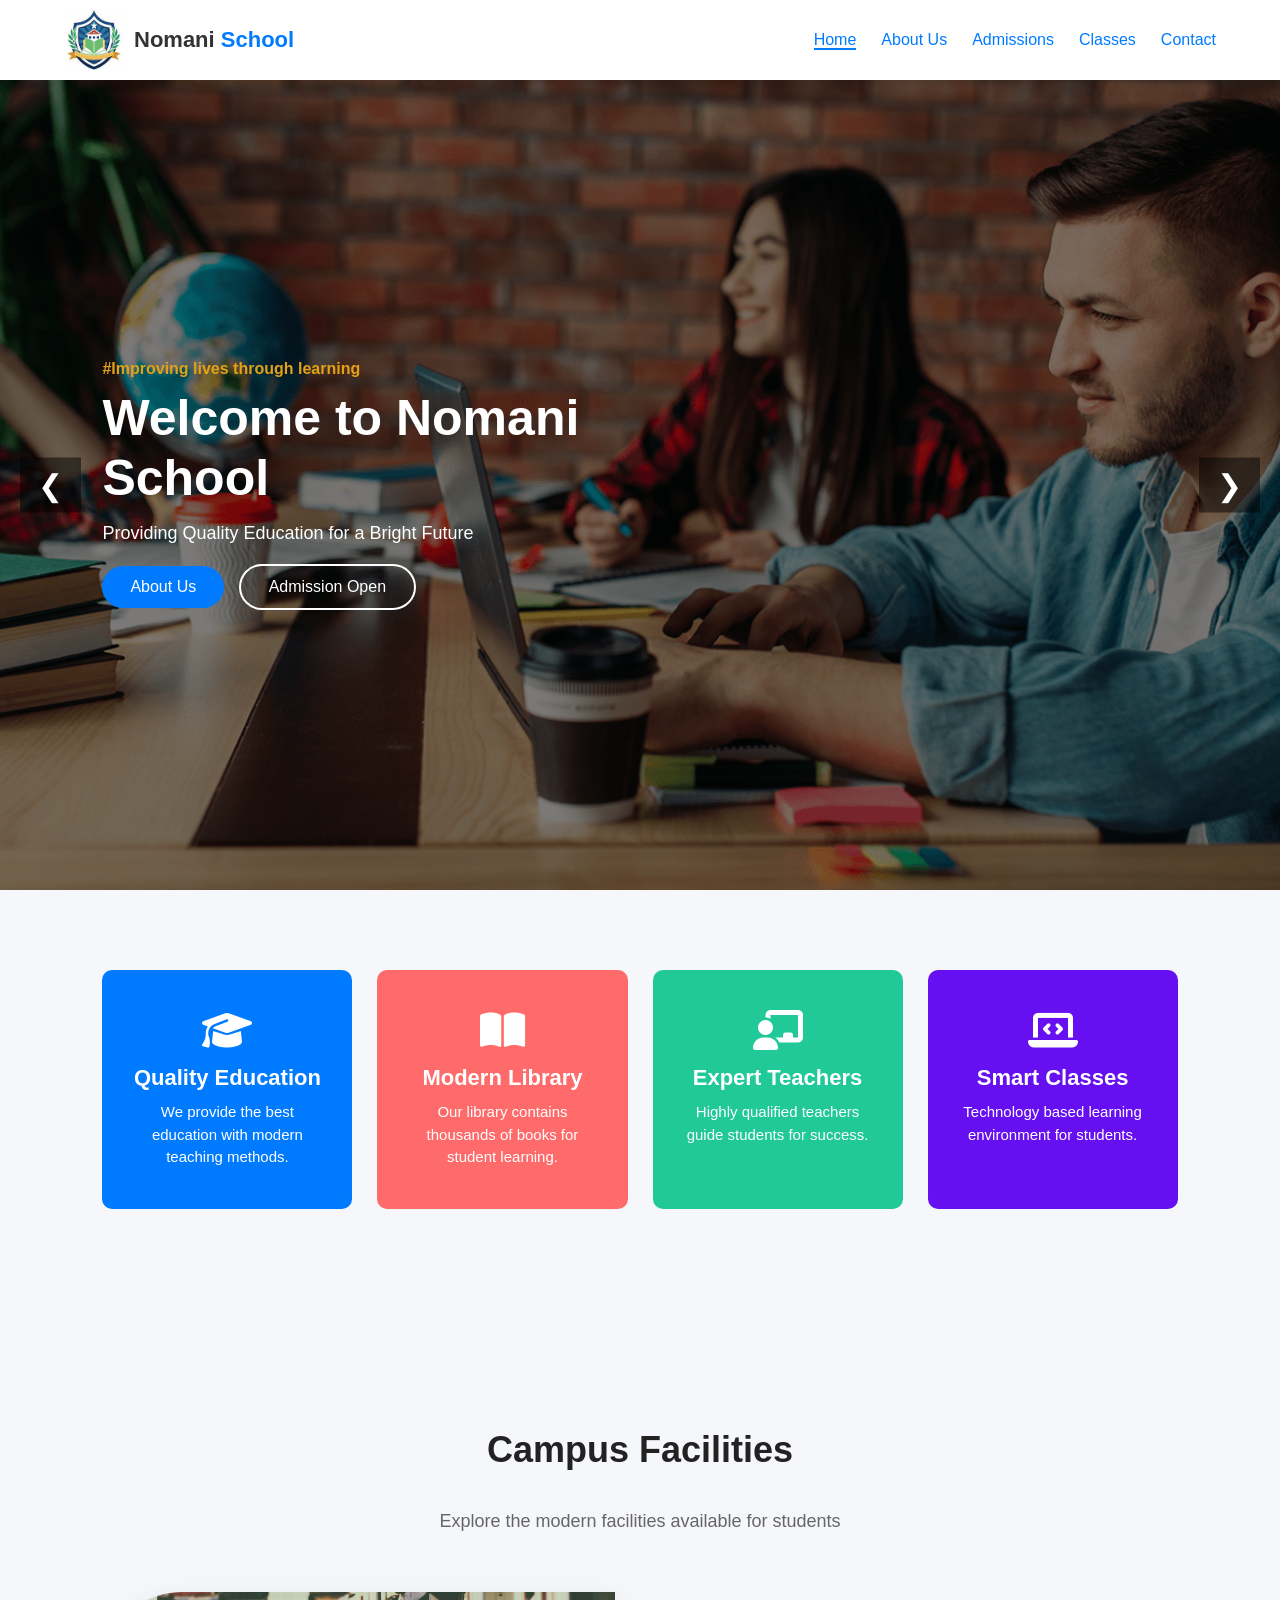
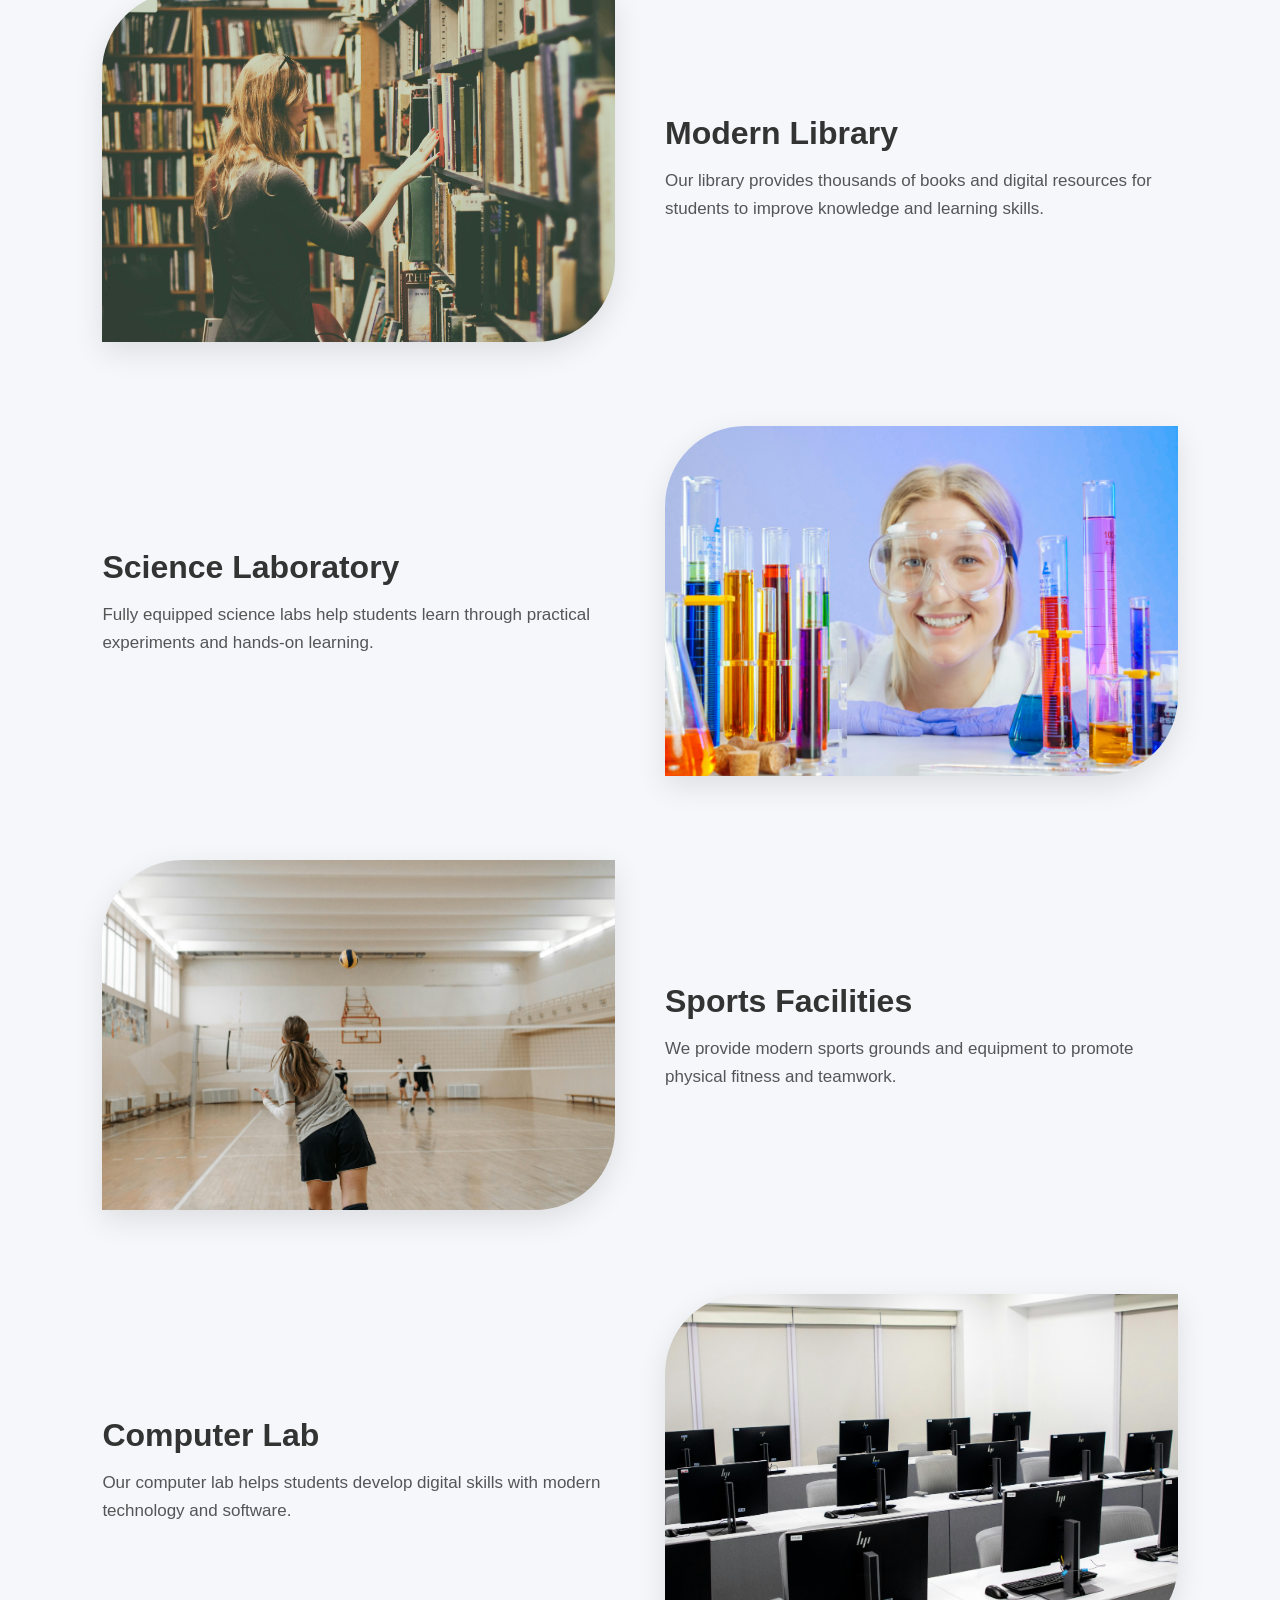
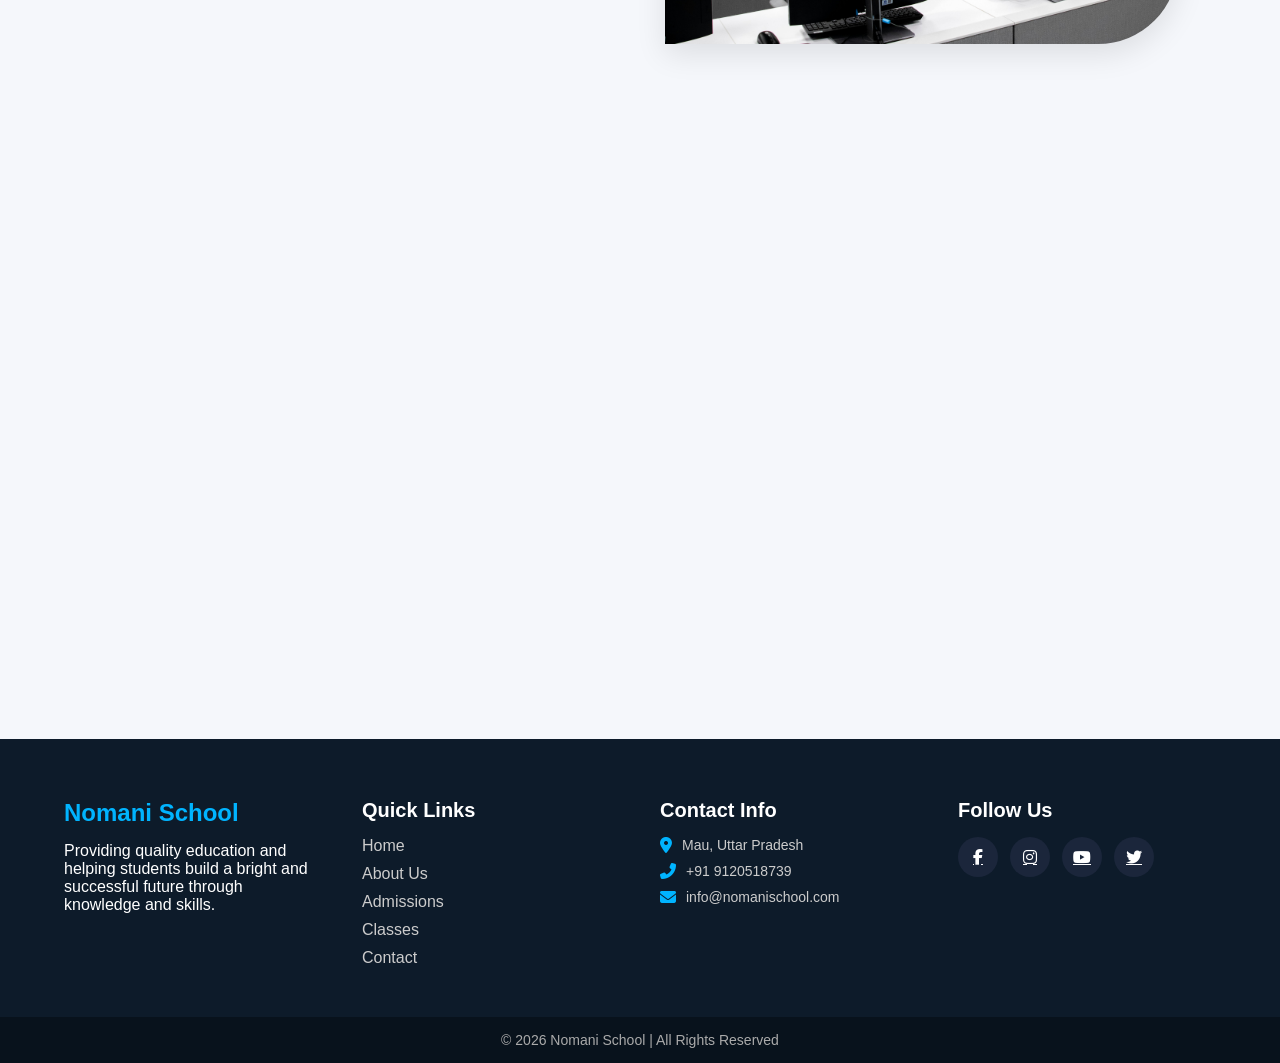
<file: index.html>
<!DOCTYPE html>
<html lang="en">

<head>
    <meta charset="UTF-8">
    <meta name="viewport" content="width=device-width, initial-scale=1.0">
    <link rel="shortcut icon" href="image/logo.jpg" type="image/x-icon">
    <title>Nomani School</title>
    <link rel="stylesheet" href="style.css">
    <link rel="stylesheet" href="https://cdnjs.cloudflare.com/ajax/libs/font-awesome/6.5.0/css/all.min.css">
    <!-- AOS Animation CSS -->
    <link href="https://unpkg.com/aos@2.3.4/dist/aos.css" rel="stylesheet">
</head>

<body>

    <header>
        <nav>

            <div class="logo">
                <a href="index.html">
                    <img src="image/logo.jpg" alt="Nomani School Logo">
                    <h1>Nomani <span>School</span></h1>
                </a>
            </div>

            <ul class="nav-links">
                <li><a href="index.html" class="active">Home</a></li>
                <li><a href="about.html">About Us</a></li>
                <li><a href="admission.html">Admissions</a></li>
                <li><a href="classes.html">Classes</a></li>
                <li><a href="contact.html">Contact</a></li>
            </ul>

            <!-- Mobile Menu Icon -->
            <div class="menu-btn" onclick="toggleMenu()">☰</div>

        </nav>
    </header>

    <!-- Hero sectuion start -->
    <section class="hero">

        <div class="slider">

            <div class="slide active">
                <img src="image/slider_image1.png" alt="">
                <div class="slide-content">
                    <p class="hash">#Improving lives through learning</p>
                    <h1 class="title">Welcome to Nomani School</h1>
                    <p>Providing Quality Education for a Bright Future</p>
                    <a href="#" class="btn">About Us</a>
                    <a href="#" class="btn btn-secondary">Admission Open</a>
                </div>
            </div>

            <div class="slide">
                <img src="image/slider_image2.png" alt="">
                <div class="slide-content">
                    <p class="hash">#Improving lives through learning</p>
                    <h1 class="title">World Class best Learning for Anyone</h1>
                    <p>We believe everyone has the capacity to be creative. Turitor is a
                        place where people develop their own potential.</p>
                    <a href="about.html" class="btn">About Us</a>
                    <a href="admission.html" class="btn btn-secondary">Admission Open</a>
                </div>
            </div>

            <div class="slide">
                <img src="image/slider_image3.png" alt="">
                <div class="slide-content">
                    <p class="hash">#Improving lives through learning</p>
                    <h1 class="title">World class Best Learning</h1>
                    <p>We believe everyone has the capacity to be creative. Turitor is a
                        place where people develop their own potential.</p>
                    <a href="about.html" class="btn">About Us</a>
                    <a href="admission.html" class="btn btn-secondary">Admission Open</a>
                </div>
            </div>

        </div>

        <!-- Manual Controls -->

        <button class="prev">&#10094;</button>
        <button class="next">&#10095;</button>

    </section>

    <!-- hero section end -->


    <!-- feature section start -->

    <section class="features">

        <div class="card-container">

            <div class="feature-card card1" data-aos="fade-up">
                <i class="fas fa-graduation-cap"></i>
                <h3>Quality Education</h3>
                <p>We provide the best education with modern teaching methods.</p>
            </div>

            <div class="feature-card card2" data-aos="fade-up" data-aos-delay="200">
                <i class="fas fa-book-open"></i>
                <h3>Modern Library</h3>
                <p>Our library contains thousands of books for student learning.</p>
            </div>

            <div class="feature-card card3" data-aos="fade-up" data-aos-delay="400">
                <i class="fas fa-chalkboard-teacher"></i>
                <h3>Expert Teachers</h3>
                <p>Highly qualified teachers guide students for success.</p>
            </div>

            <div class="feature-card card4" data-aos="fade-up" data-aos-delay="600">
                <i class="fas fa-laptop-code"></i>
                <h3>Smart Classes</h3>
                <p>Technology based learning environment for students.</p>
            </div>

        </div>

    </section>

    <!-- feature section end -->

    <!-- Campus Facilities section start -->

    <section class="campus">

        <h1 class="section-title" data-aos="fade-up">Campus Facilities</h1>
        <p class="section-subtitle" data-aos="fade-up" data-aos-delay="200">Explore the modern facilities available for
            students</p>

        <div class="facility">

            <div class="facility-img" data-aos="fade-right">
                <img src="image/library.jpg" alt="">
            </div>

            <div class="facility-content" data-aos="fade-left">
                <h2>Modern Library</h2>
                <p>Our library provides thousands of books and digital resources
                    for students to improve knowledge and learning skills.</p>
            </div>

        </div>


        <div class="facility reverse">

            <div class="facility-img" data-aos="fade-left">
                <img src="image/science laboratory.jpg" alt="">
            </div>

            <div class="facility-content" data-aos="fade-right">
                <h2>Science Laboratory</h2>
                <p>Fully equipped science labs help students learn through
                    practical experiments and hands-on learning.</p>
            </div>

        </div>


        <div class="facility">

            <div class="facility-img" data-aos="fade-right">
                <img src="image/sport.jpg" alt="">
            </div>

            <div class="facility-content" data-aos="fade-left">
                <h2>Sports Facilities</h2>
                <p>We provide modern sports grounds and equipment to promote
                    physical fitness and teamwork.</p>
            </div>

        </div>


        <div class="facility reverse">

            <div class="facility-img" data-aos="fade-left">
                <img src="image/computer.jpg" alt="">
            </div>

            <div class="facility-content" data-aos="fade-right">
                <h2>Computer Lab</h2>
                <p>Our computer lab helps students develop digital skills
                    with modern technology and software.</p>
            </div>

        </div>

    </section>

    <!-- Campus Facilities section end -->

    <!-- Testimonial section start -->

    <section class="testimonial">

        <p class="small-heading" data-aos="fade-up"># TESTIMONIAL</p>
        <h2 class="testimonial-title" data-aos="fade-up" data-aos-delay="200">What People are Saying About Us</h2>

        <div class="testimonial-container">
            <div class="testimonial-slider">

                <div class="testimonial-card" data-aos="fade-up">
                    <img src="image/client1.png">
                    <h3>Lady Gaga</h3>
                    <p class="role">Parent</p>
                    <p>Nomani School provides excellent education and a great learning environment.</p>
                </div>

                <div class="testimonial-card" data-aos="fade-up" data-aos-delay="200">
                    <img src="image/client2.png">
                    <h3>Dawid Malan</h3>
                    <p class="role">Parent</p>
                    <p>Teachers are supportive and learning here is enjoyable.</p>
                </div>

                <div class="testimonial-card" data-aos="fade-up" data-aos-delay="400">
                    <img src="image/client3.jpg">
                    <h3>Mohit Verma</h3>
                    <p class="role">Student</p>
                    <p>The school facilities and teaching methods are amazing.</p>
                </div>

                <div class="testimonial-card" data-aos="fade-up" data-aos-delay="600">
                    <img src="image/client4.jpg">
                    <h3>Priya Singh</h3>
                    <p class="role">Student</p>
                    <p>Activities and studies are balanced perfectly.</p>
                </div>

            </div>
        </div>

    </section>

    <!-- Testimonial section end -->

    <!-- Footer start -->

    <footer class="footer">

        <div class="footer-container">

            <div class="footer-box">
                <h2 class="footer-logo">Nomani School</h2>
                <p>
                    Providing quality education and helping students build a
                    bright and successful future through knowledge and skills.
                </p>
            </div>

            <div class="footer-box">
                <h3>Quick Links</h3>
                <ul>
                    <li><a href="index.html">Home</a></li>
                    <li><a href="about.html">About Us</a></li>
                    <li><a href="admission.html">Admissions</a></li>
                    <li><a href="classes.html">Classes</a></li>
                    <li><a href="contact.html">Contact</a></li>
                </ul>
            </div>

            <div class="footer-box contact-box">
                <h3>Contact Info</h3>

                <p><i class="fas fa-map-marker-alt"></i> Mau, Uttar Pradesh</p>

                <p><i class="fas fa-phone-alt"></i> +91 9120518739</p>

                <p><i class="fas fa-envelope"></i> info@nomanischool.com</p>

            </div>

            <div class="footer-box">
                <h3>Follow Us</h3>

                <div class="social-icons">
                    <a href="#"><i class="fab fa-facebook-f"></i></a>
                    <a href="#"><i class="fab fa-instagram"></i></a>
                    <a href="#"><i class="fab fa-youtube"></i></a>
                    <a href="#"><i class="fab fa-twitter"></i></a>
                </div>

            </div>

        </div>

        <div class="footer-bottom">
            <p>© 2026 Nomani School | All Rights Reserved</p>
        </div>

    </footer>

    <!-- Footer end -->

    <!-- https://demo-themewinter.com/turitor/tutor-classic/ -->



    <!-- AOS Animation JS -->
    <script src="https://unpkg.com/aos@2.3.4/dist/aos.js"></script>

    <script>
        AOS.init({
            duration: 1000,
            once: true
        });
    </script>

    <script src="index.js"></script>
</body>

</html>
</file>
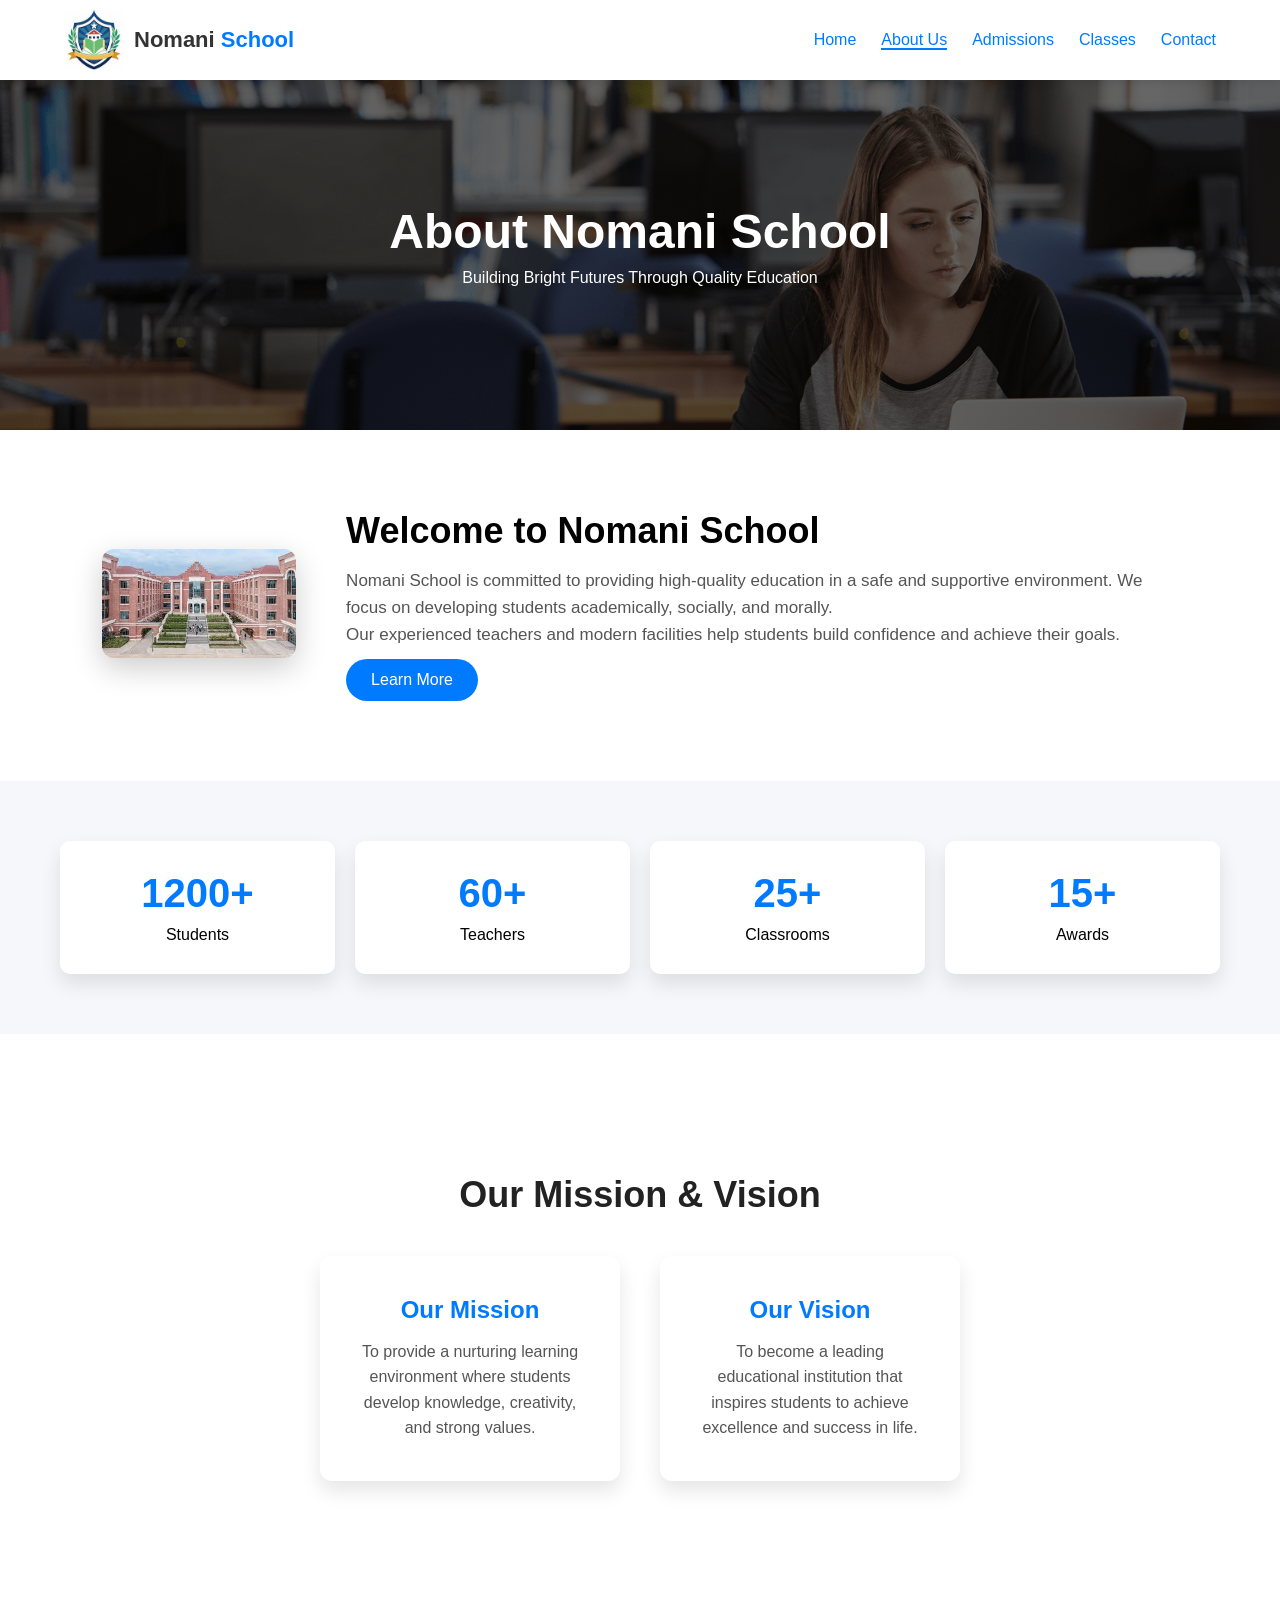
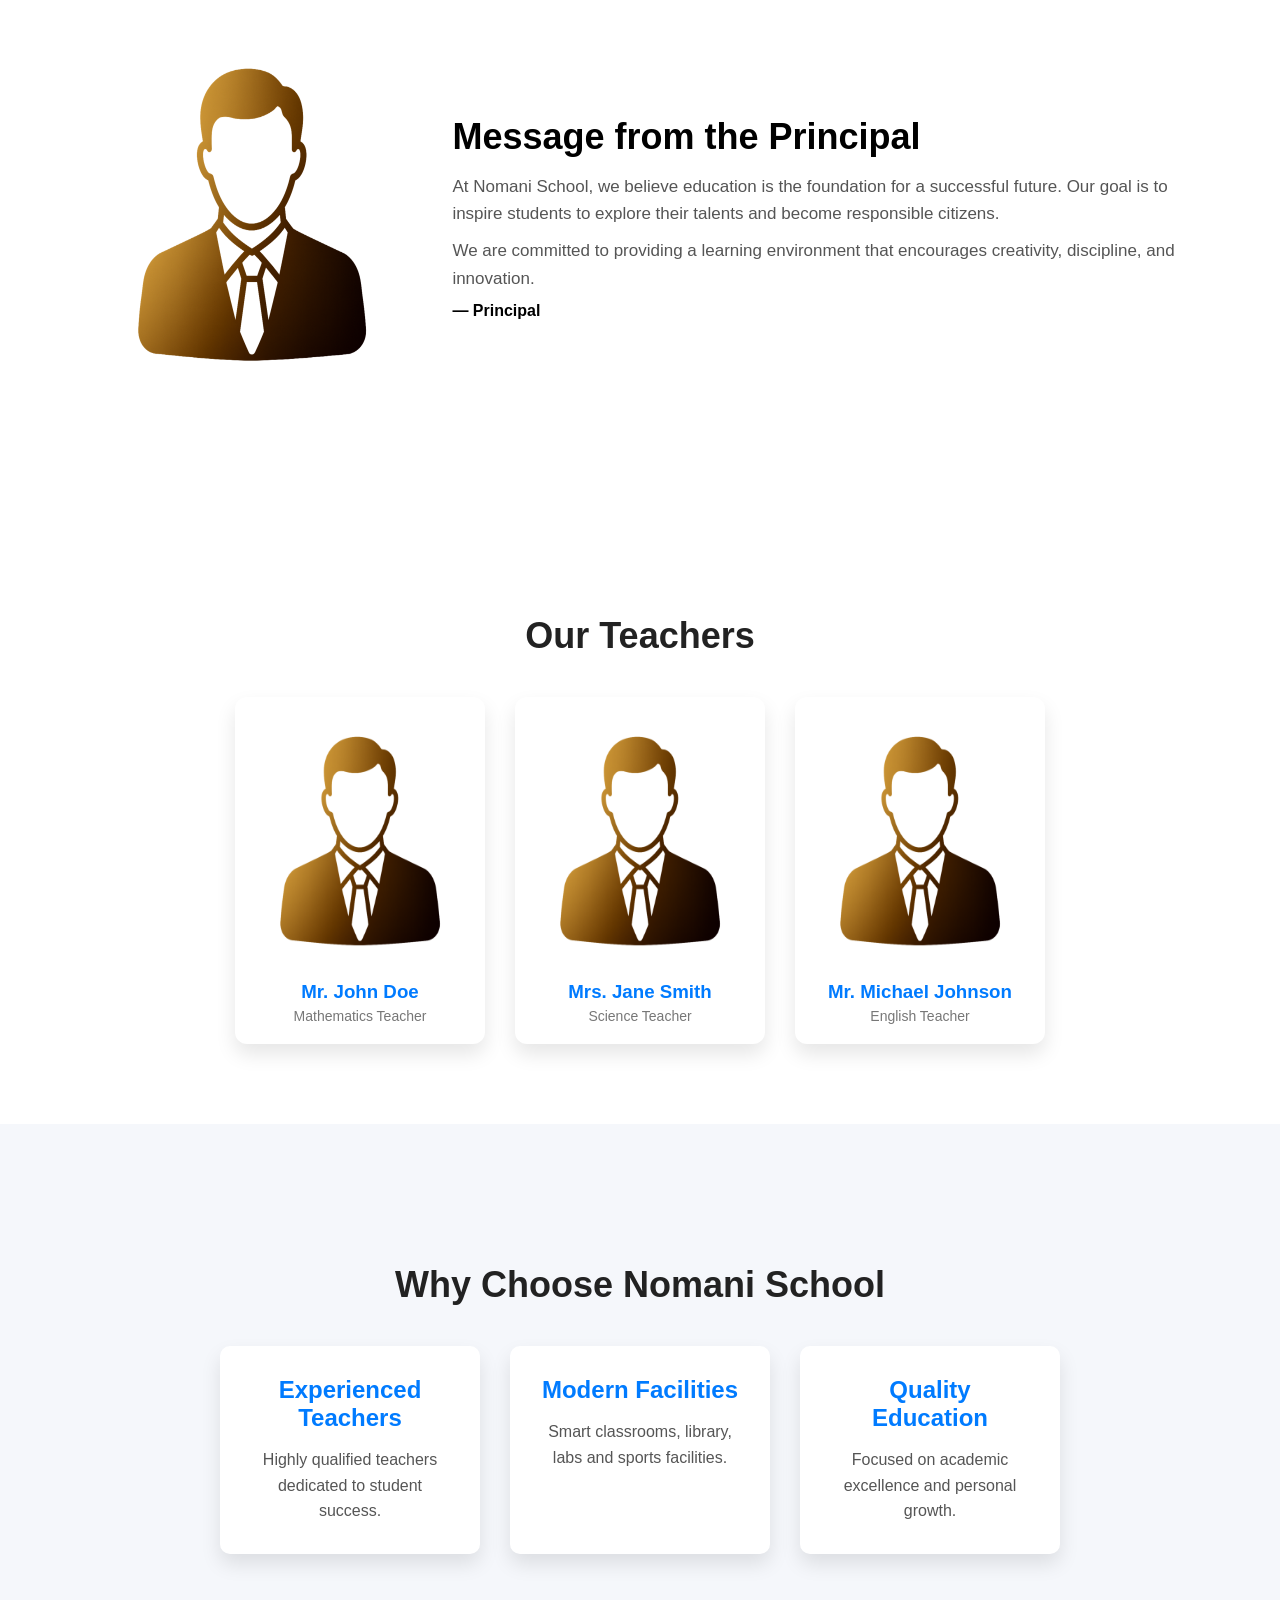
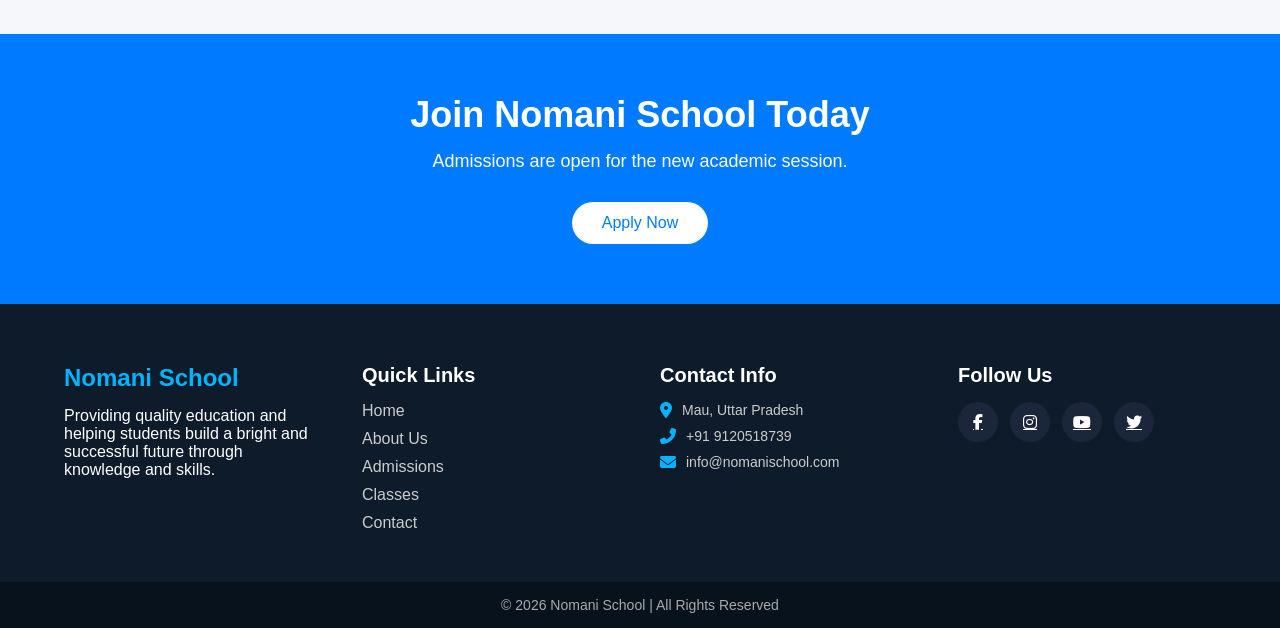
<file: about.html>
<!DOCTYPE html>
<html lang="en">

<head>
    <meta charset="UTF-8">
    <meta name="viewport" content="width=device-width, initial-scale=1.0">
    <link rel="shortcut icon" href="image/logo.jpg" type="image/x-icon">
    <title>Nomani School</title>
    <link rel="stylesheet" href="style.css">
    <link rel="stylesheet" href="https://cdnjs.cloudflare.com/ajax/libs/font-awesome/6.5.0/css/all.min.css">
    <!-- AOS Animation CSS -->
    <link href="https://unpkg.com/aos@2.3.4/dist/aos.css" rel="stylesheet">
</head>

<body>

    <header>
        <nav>

            <div class="logo">
                <a href="index.html">
                    <img src="image/logo.jpg" alt="Nomani School Logo">
                    <h1>Nomani <span>School</span></h1>
                </a>
            </div>

            <ul class="nav-links">
                <li><a href="index.html">Home</a></li>
                <li><a href="about.html" class="active">About Us</a></li>
                <li><a href="admission.html">Admissions</a></li>
                <li><a href="classes.html">Classes</a></li>
                <li><a href="contact.html">Contact</a></li>
            </ul>

            <!-- Mobile Menu Icon -->
            <div class="menu-btn" onclick="toggleMenu()">☰</div>

        </nav>
    </header>

    <!-- About section start -->

    <section class="about-hero">

        <div class="hero-content">
            <h1>About Nomani School</h1>
            <p>Building Bright Futures Through Quality Education</p>
        </div>

    </section>


    <!-- ABOUT SCHOOL -->

    <section class="about-school">

        <div class="about-container">

            <div class="about-image" data-aos="fade-right">
                <img src="image/school.jpg">
            </div>

            <div class="about-text" data-aos="fade-left">
                <h2>Welcome to Nomani School</h2>

                <p>
                    Nomani School is committed to providing high-quality education
                    in a safe and supportive environment. We focus on developing
                    students academically, socially, and morally.
                </p>

                <p>
                    Our experienced teachers and modern facilities help students
                    build confidence and achieve their goals.
                </p>

                <a href="contact.html" class="btn">Learn More</a>

            </div>

        </div>

    </section>


    <!-- COUNTERS -->

    <section class="counter">

        <div class="counter-box" data-aos="fade-up">
            <h2>1200+</h2>
            <p>Students</p>
        </div>

        <div class="counter-box" data-aos="fade-up" data-aos-delay="200">
            <h2>60+</h2>
            <p>Teachers</p>
        </div>

        <div class="counter-box" data-aos="fade-up" data-aos-delay="400">
            <h2>25+</h2>
            <p>Classrooms</p>
        </div>

        <div class="counter-box" data-aos="fade-up" data-aos-delay="600">
            <h2>15+</h2>
            <p>Awards</p>
        </div>

    </section>


    <!-- MISSION VISION -->

    <section class="mission-vision">

        <h2 class="section-title" data-aos="fade-up">Our Mission & Vision</h2>

        <div class="mission-container">

            <div class="mission-card" data-aos="fade-up">
                <h3>Our Mission</h3>
                <p>
                    To provide a nurturing learning environment where students
                    develop knowledge, creativity, and strong values.
                </p>
            </div>

            <div class="mission-card" data-aos="fade-up" data-aos-delay="200">
                <h3>Our Vision</h3>
                <p>
                    To become a leading educational institution that inspires
                    students to achieve excellence and success in life.
                </p>
            </div>

        </div>

    </section>


    <!-- PRINCIPAL MESSAGE -->

    <section class="principal">

        <div class="principal-container">

            <div class="principal-img" data-aos="fade-right">
                <img src="image/teacher.png">
            </div>

            <div class="principal-text" data-aos="fade-left">

                <h2>Message from the Principal</h2>

                <p>
                    At Nomani School, we believe education is the foundation
                    for a successful future. Our goal is to inspire students
                    to explore their talents and become responsible citizens.
                </p>

                <p>
                    We are committed to providing a learning environment
                    that encourages creativity, discipline, and innovation.
                </p>

                <h4>— Principal</h4>

            </div>

        </div>

    </section>


    <!-- TEACHERS -->

    <section class="teachers">

        <h2 class="section-title" data-aos="fade-up">Our Teachers</h2>

        <div class="teacher-container">

            <div class="teacher-card" data-aos="fade-up">
                <img src="image/teacher.png">
                <h3>Mr. John Doe</h3>
                <p>Mathematics Teacher</p>
            </div>

            <div class="teacher-card" data-aos="fade-up" data-aos-delay="200">
                <img src="image/teacher.png">
                <h3>Mrs. Jane Smith</h3>
                <p>Science Teacher</p>
            </div>

            <div class="teacher-card" data-aos="fade-up" data-aos-delay="400">
                <img src="image/teacher.png">
                <h3>Mr. Michael Johnson</h3>
                <p>English Teacher</p>
            </div>

        </div>

    </section>


    <!-- WHY CHOOSE US -->

    <section class="why">

        <h2 class="section-title" data-aos="fade-up">Why Choose Nomani School</h2>

        <div class="why-container">

            <div class="why-box" data-aos="fade-up">
                <h3>Experienced Teachers</h3>
                <p>Highly qualified teachers dedicated to student success.</p>
            </div>

            <div class="why-box" data-aos="fade-up" data-aos-delay="200">
                <h3>Modern Facilities</h3>
                <p>Smart classrooms, library, labs and sports facilities.</p>
            </div>

            <div class="why-box" data-aos="fade-up" data-aos-delay="400">
                <h3>Quality Education</h3>
                <p>Focused on academic excellence and personal growth.</p>
            </div>

        </div>

    </section>


    <!-- CALL TO ACTION -->

    <section class="cta">

        <h2 data-aos="fade-up">Join Nomani School Today</h2>
        <p data-aos="fade-up" data-aos-delay="200">Admissions are open for the new academic session.</p>

        <a href="admission.html" class="cta-btn" data-aos="fade-up" data-aos-delay="400">Apply Now</a>

    </section>

    <!-- About section end -->



    <!-- Footer start -->

    <footer class="footer">

        <div class="footer-container">

            <div class="footer-box">
                <h2 class="footer-logo">Nomani School</h2>
                <p>
                    Providing quality education and helping students build a
                    bright and successful future through knowledge and skills.
                </p>
            </div>

            <div class="footer-box">
                <h3>Quick Links</h3>
                <ul>
                    <li><a href="index.html">Home</a></li>
                    <li><a href="about.html">About Us</a></li>
                    <li><a href="admission.html">Admissions</a></li>
                    <li><a href="classes.html">Classes</a></li>
                    <li><a href="contact.html">Contact</a></li>
                </ul>
            </div>

            <div class="footer-box contact-box">
                <h3>Contact Info</h3>

                <p><i class="fas fa-map-marker-alt"></i> Mau, Uttar Pradesh</p>

                <p><i class="fas fa-phone-alt"></i> +91 9120518739</p>

                <p><i class="fas fa-envelope"></i> info@nomanischool.com</p>

            </div>

            <div class="footer-box">
                <h3>Follow Us</h3>

                <div class="social-icons">
                    <a href="#"><i class="fab fa-facebook-f"></i></a>
                    <a href="#"><i class="fab fa-instagram"></i></a>
                    <a href="#"><i class="fab fa-youtube"></i></a>
                    <a href="#"><i class="fab fa-twitter"></i></a>
                </div>

            </div>

        </div>

        <div class="footer-bottom">
            <p>© 2026 Nomani School | All Rights Reserved</p>
        </div>

    </footer>

    <!-- Footer end -->

    <!-- AOS Animation JS -->
    <script src="https://unpkg.com/aos@2.3.4/dist/aos.js"></script>

    <script>
        AOS.init({
            duration: 1000,
            once: true
        });
    </script>

    <script src="index.js"></script>
</body>

</html>
</file>
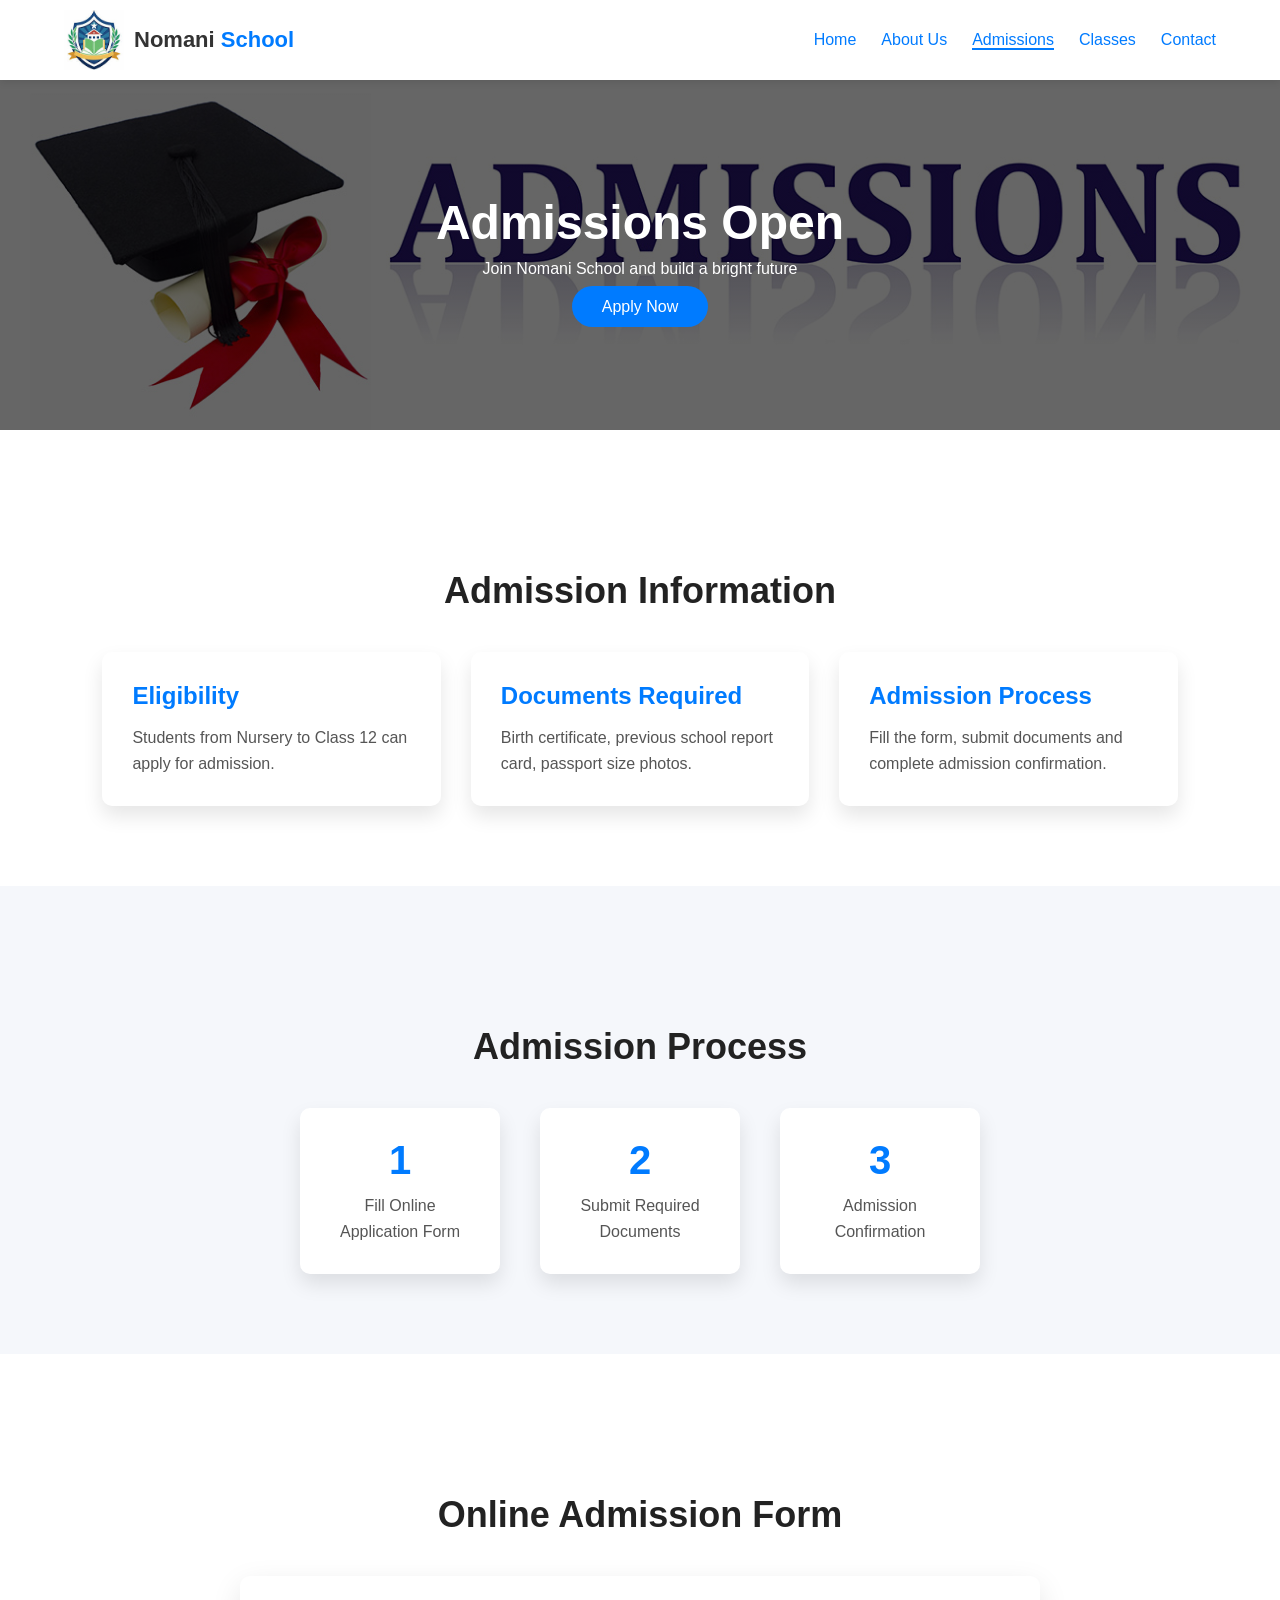
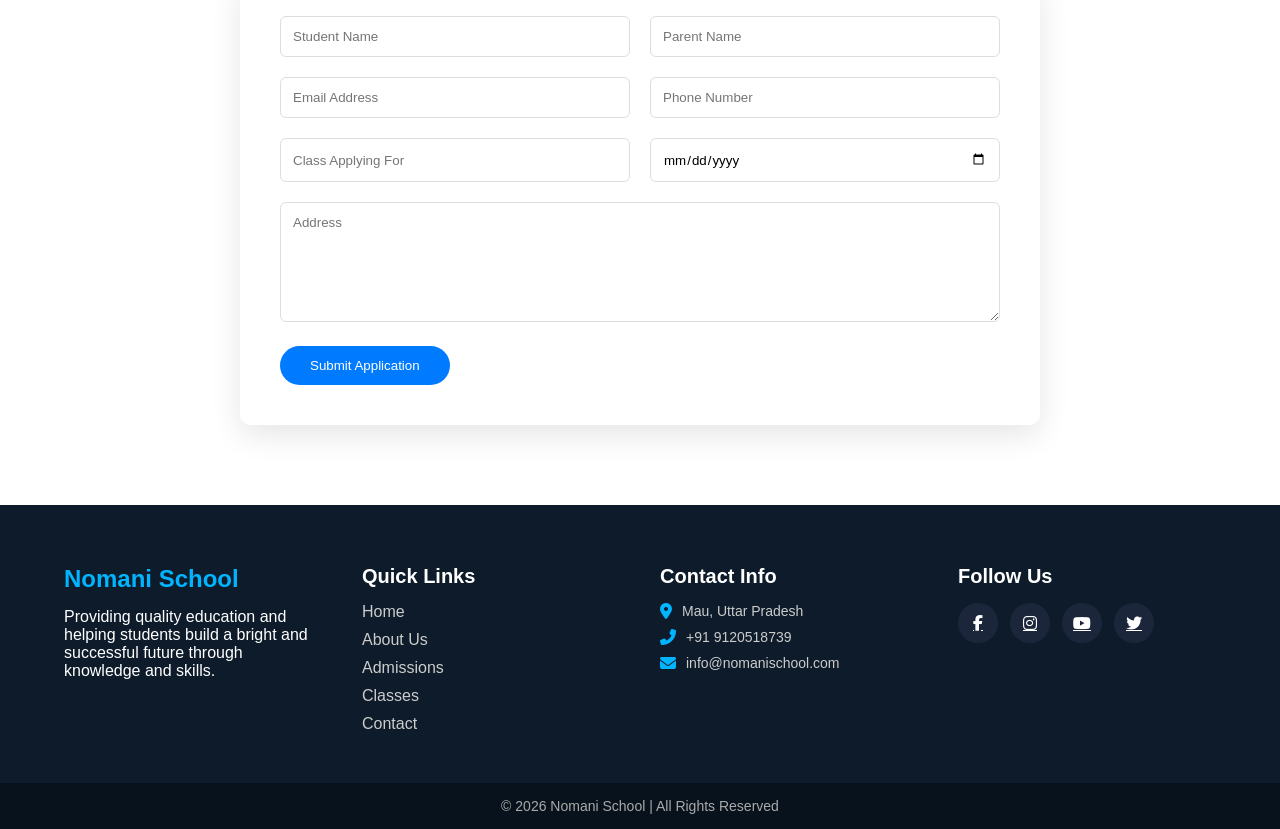
<file: admission.html>
<!DOCTYPE html>
<html lang="en">

<head>
    <meta charset="UTF-8">
    <meta name="viewport" content="width=device-width, initial-scale=1.0">
    <link rel="shortcut icon" href="image/logo.jpg" type="image/x-icon">
    <title>Nomani School</title>
    <link rel="stylesheet" href="style.css">
    <link rel="stylesheet" href="https://cdnjs.cloudflare.com/ajax/libs/font-awesome/6.5.0/css/all.min.css">
    <!-- AOS Animation CSS -->
    <link href="https://unpkg.com/aos@2.3.4/dist/aos.css" rel="stylesheet">
</head>

<body>

    <header>
        <nav>

            <div class="logo">
                <a href="index.html">
                    <img src="image/logo.jpg" alt="Nomani School Logo">
                    <h1>Nomani <span>School</span></h1>
                </a>
            </div>

            <ul class="nav-links">
                <li><a href="index.html">Home</a></li>
                <li><a href="about.html">About Us</a></li>
                <li><a href="admission.html" class="active">Admissions</a></li>
                <li><a href="classes.html">Classes</a></li>
                <li><a href="contact.html">Contact</a></li>
            </ul>

            <!-- Mobile Menu Icon -->
            <div class="menu-btn" onclick="toggleMenu()">☰</div>

        </nav>
    </header>


    <!-- Admission section start -->

    <!-- HERO -->

    <section class="admission-hero">

        <div class="hero-content">
            <h1>Admissions Open</h1>
            <p>Join Nomani School and build a bright future</p>
            <a href="#form" class="hero-btn">Apply Now</a>
        </div>

    </section>


    <!-- ADMISSION INFO -->

    <section class="admission-info">

        <h2 class="section-title" data-aos="fade-up">Admission Information</h2>

        <div class="info-container">

            <div class="info-box" data-aos="fade-up">
                <h3>Eligibility</h3>
                <p>Students from Nursery to Class 12 can apply for admission.</p>
            </div>

            <div class="info-box" data-aos="fade-up" data-aos-delay="200">
                <h3>Documents Required</h3>
                <p>Birth certificate, previous school report card, passport size photos.</p>
            </div>

            <div class="info-box" data-aos="fade-up" data-aos-delay="400">
                <h3>Admission Process</h3>
                <p>Fill the form, submit documents and complete admission confirmation.</p>
            </div>

        </div>

    </section>


    <!-- ADMISSION STEPS -->

    <section class="steps">

        <h2 class="section-title" data-aos="fade-up">Admission Process</h2>

        <div class="steps-container">

            <div class="step" data-aos="fade-up">
                <h3>1</h3>
                <p>Fill Online Application Form</p>
            </div>

            <div class="step" data-aos="fade-up" data-aos-delay="200">
                <h3>2</h3>
                <p>Submit Required Documents</p>
            </div>

            <div class="step" data-aos="fade-up" data-aos-delay="400">
                <h3>3</h3>
                <p>Admission Confirmation</p>
            </div>

        </div>

    </section>


    <!-- ADMISSION FORM -->

    <section class="admission-form" id="form">

        <h2 class="section-title" data-aos="fade-up">Online Admission Form</h2>

        <form data-aos="fade-up" data-aos-delay="200">

            <div class="form-row">

                <input type="text" placeholder="Student Name" required>
                <input type="text" placeholder="Parent Name" required>

            </div>

            <div class="form-row">

                <input type="email" placeholder="Email Address" required>
                <input type="tel" placeholder="Phone Number" required>

            </div>

            <div class="form-row">

                <input type="text" placeholder="Class Applying For">
                <input type="date">

            </div>

            <textarea placeholder="Address"></textarea>

            <button type="submit" class="submit-btn">Submit Application</button>

        </form>

    </section>

    <!-- Admission section end -->


    <!-- Footer start -->

    <footer class="footer">

        <div class="footer-container">

            <div class="footer-box">
                <h2 class="footer-logo">Nomani School</h2>
                <p>
                    Providing quality education and helping students build a
                    bright and successful future through knowledge and skills.
                </p>
            </div>

            <div class="footer-box">
                <h3>Quick Links</h3>
                <ul>
                    <li><a href="index.html">Home</a></li>
                    <li><a href="about.html">About Us</a></li>
                    <li><a href="admission.html">Admissions</a></li>
                    <li><a href="classes.html">Classes</a></li>
                    <li><a href="contact.html">Contact</a></li>
                </ul>
            </div>

            <div class="footer-box contact-box">
                <h3>Contact Info</h3>

                <p><i class="fas fa-map-marker-alt"></i> Mau, Uttar Pradesh</p>

                <p><i class="fas fa-phone-alt"></i> +91 9120518739</p>

                <p><i class="fas fa-envelope"></i> info@nomanischool.com</p>

            </div>

            <div class="footer-box">
                <h3>Follow Us</h3>

                <div class="social-icons">
                    <a href="#"><i class="fab fa-facebook-f"></i></a>
                    <a href="#"><i class="fab fa-instagram"></i></a>
                    <a href="#"><i class="fab fa-youtube"></i></a>
                    <a href="#"><i class="fab fa-twitter"></i></a>
                </div>

            </div>

        </div>

        <div class="footer-bottom">
            <p>© 2026 Nomani School | All Rights Reserved</p>
        </div>

    </footer>

    <!-- Footer end -->

    <!-- AOS Animation JS -->
    <script src="https://unpkg.com/aos@2.3.4/dist/aos.js"></script>

    <script>
        AOS.init({
            duration: 1000,
            once: true
        });
    </script>

    <script src="index.js"></script>
</body>

</html>
</file>
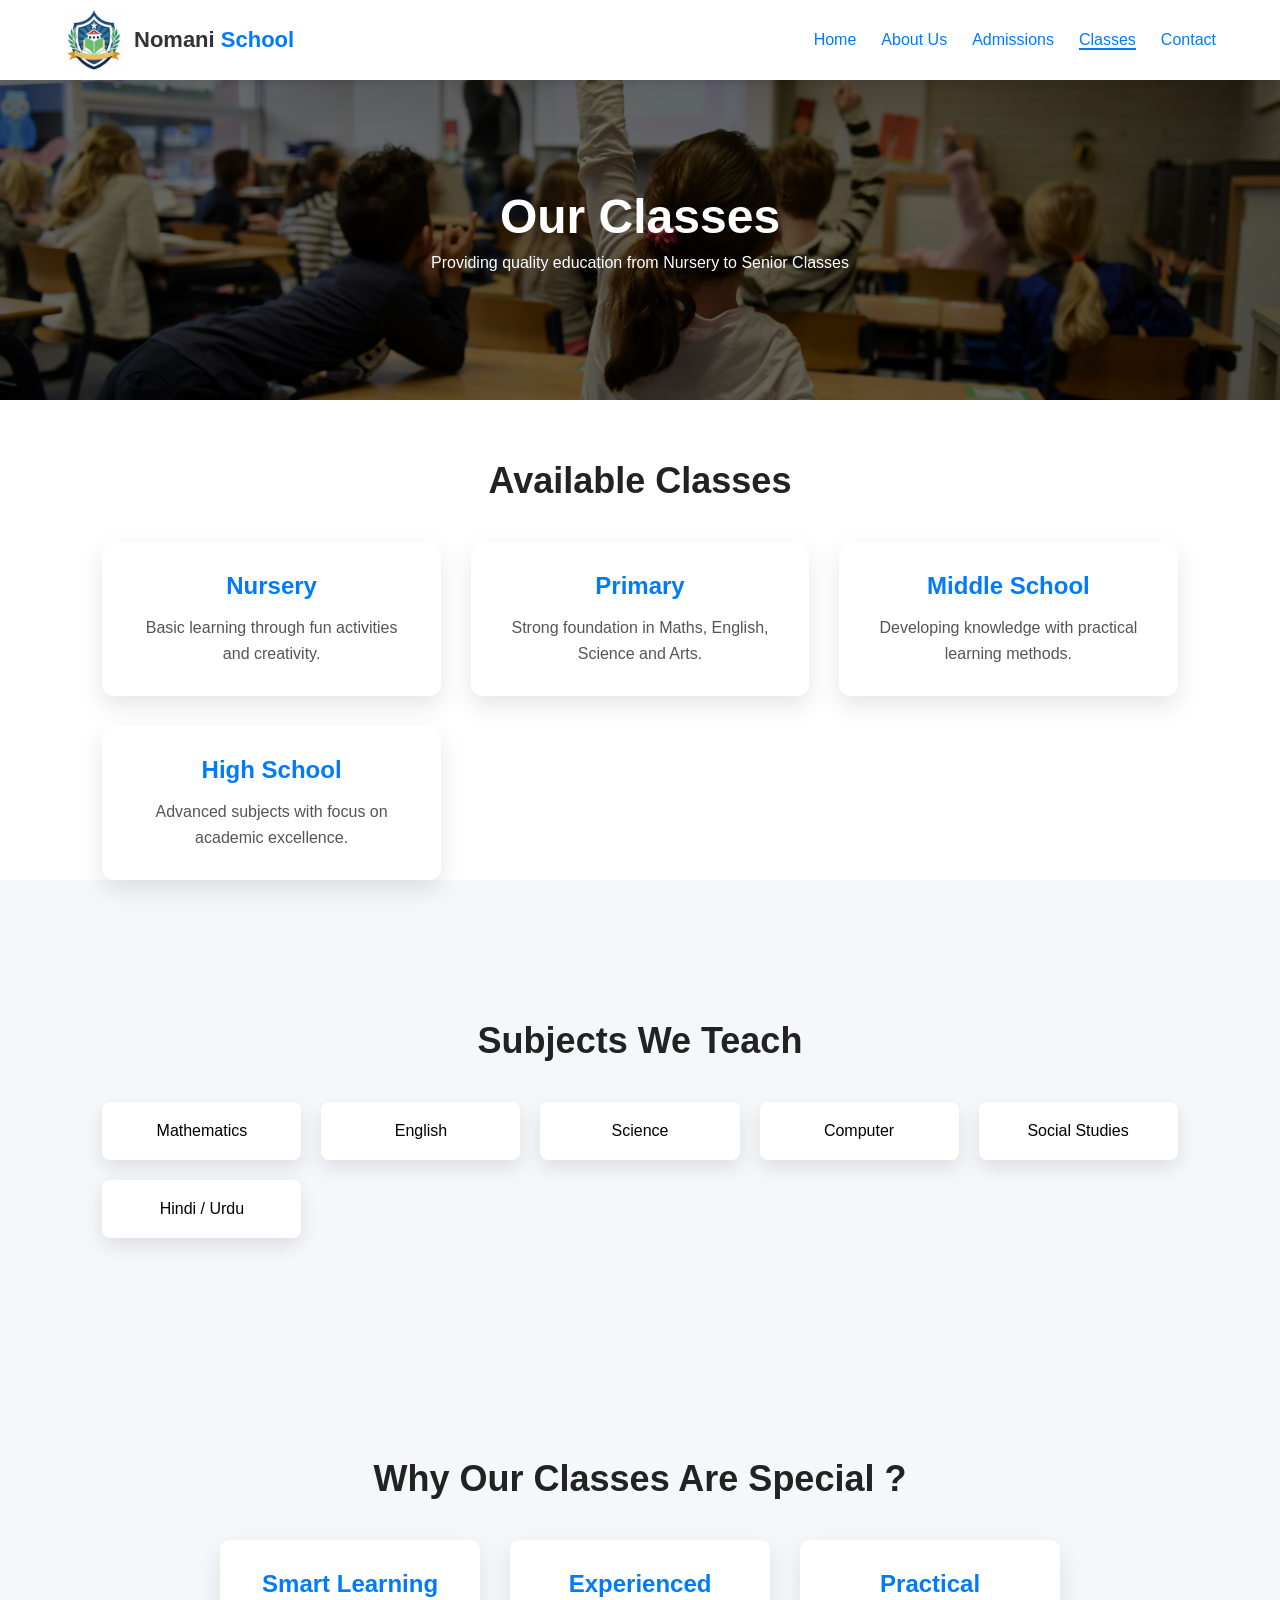
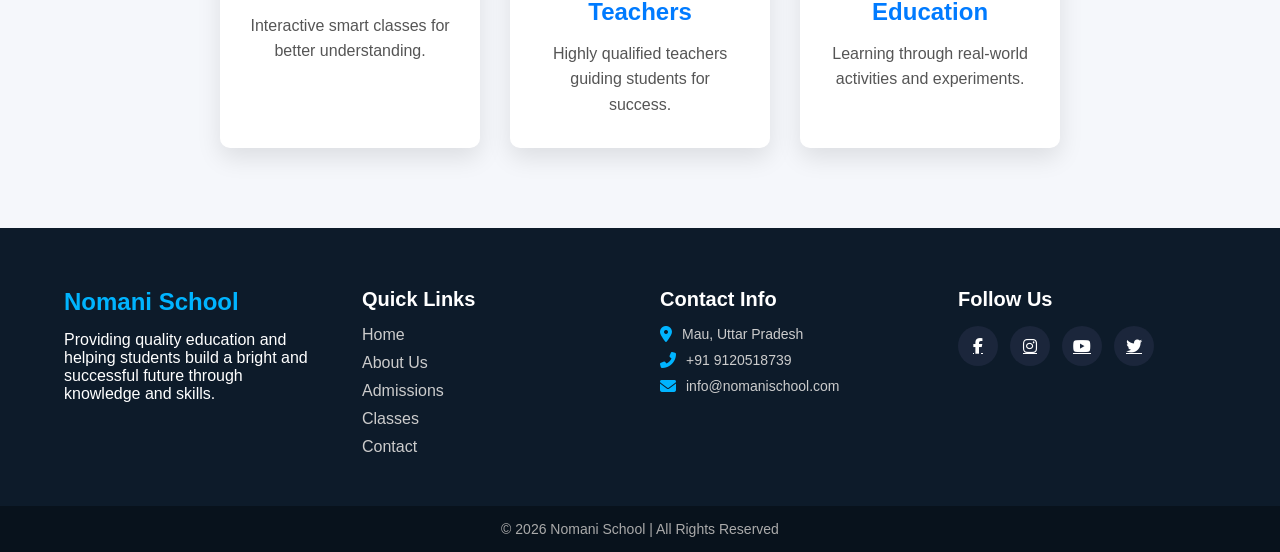
<file: classes.html>
<!DOCTYPE html>
<html lang="en">

<head>
    <meta charset="UTF-8">
    <meta name="viewport" content="width=device-width, initial-scale=1.0">
    <link rel="shortcut icon" href="image/logo.jpg" type="image/x-icon">
    <title>Nomani School</title>
    <link rel="stylesheet" href="style.css">
    <link rel="stylesheet" href="https://cdnjs.cloudflare.com/ajax/libs/font-awesome/6.5.0/css/all.min.css">
    <!-- AOS Animation CSS -->
    <link href="https://unpkg.com/aos@2.3.4/dist/aos.css" rel="stylesheet">
</head>

<body>

    <header>
        <nav>

            <div class="logo">
                <a href="index.html">
                    <img src="image/logo.jpg" alt="Nomani School Logo">
                    <h1>Nomani <span>School</span></h1>
                </a>
            </div>

            <ul class="nav-links">
                <li><a href="index.html">Home</a></li>
                <li><a href="about.html">About Us</a></li>
                <li><a href="admission.html">Admissions</a></li>
                <li><a href="classes.html" class="active">Classes</a></li>
                <li><a href="contact.html">Contact</a></li>
            </ul>

            <!-- Mobile Menu Icon -->
            <div class="menu-btn" onclick="toggleMenu()">☰</div>

        </nav>
    </header>


    <!-- Classes section start -->

    <!-- HERO SECTION -->

    <section class="classes-hero">

        <div class="hero-content">
            <h1>Our Classes</h1>
            <p>Providing quality education from Nursery to Senior Classes</p>
        </div>

    </section>


    <!-- CLASSES SECTION -->

    <section class="classes-section">

        <h2 class="section-title" data-aos="fade-up">Available Classes</h2>

        <div class="classes-container">

            <div class="class-card" data-aos="fade-up">
                <h3>Nursery</h3>
                <p>Basic learning through fun activities and creativity.</p>
            </div>

            <div class="class-card" data-aos="fade-up" data-aos-delay="200">
                <h3>Primary</h3>
                <p>Strong foundation in Maths, English, Science and Arts.</p>
            </div>

            <div class="class-card" data-aos="fade-up" data-aos-delay="400">
                <h3>Middle School</h3>
                <p>Developing knowledge with practical learning methods.</p>
            </div>

            <div class="class-card" data-aos="fade-up" data-aos-delay="600">
                <h3>High School</h3>
                <p>Advanced subjects with focus on academic excellence.</p>
            </div>

        </div>

    </section>


    <!-- SUBJECTS -->

    <section class="subjects">

        <h2 class="section-title" data-aos="fade-up">Subjects We Teach</h2>

        <div class="subjects-container">

            <div class="subject-box" data-aos="fade-up">Mathematics</div>
            <div class="subject-box" data-aos="fade-up" data-aos-delay="200">English</div>
            <div class="subject-box" data-aos="fade-up" data-aos-delay="400">Science</div>
            <div class="subject-box" data-aos="fade-up" data-aos-delay="600">Computer</div>
            <div class="subject-box" data-aos="fade-up" data-aos-delay="800">Social Studies</div>
            <div class="subject-box" data-aos="fade-up" data-aos-delay="1000">Hindi / Urdu</div>

        </div>

    </section>


    <!-- FEATURES -->

    <section class="features">

        <h2 class="section-title" data-aos="fade-up">Why Our Classes Are Special ?</h2>

        <div class="features-container">

            <div class="feature-box" data-aos="fade-up">
                <h3>Smart Learning</h3>
                <p>Interactive smart classes for better understanding.</p>
            </div>

            <div class="feature-box" data-aos="fade-up" data-aos-delay="200">
                <h3>Experienced Teachers</h3>
                <p>Highly qualified teachers guiding students for success.</p>
            </div>

            <div class="feature-box" data-aos="fade-up" data-aos-delay="400">
                <h3>Practical Education</h3>
                <p>Learning through real-world activities and experiments.</p>
            </div>

        </div>

    </section>


    <!-- Classes section end -->


    <!-- Footer start -->

    <footer class="footer">

        <div class="footer-container">

            <div class="footer-box">
                <h2 class="footer-logo">Nomani School</h2>
                <p>
                    Providing quality education and helping students build a
                    bright and successful future through knowledge and skills.
                </p>
            </div>

            <div class="footer-box">
                <h3>Quick Links</h3>
                <ul>
                    <li><a href="index.html">Home</a></li>
                    <li><a href="about.html">About Us</a></li>
                    <li><a href="admission.html">Admissions</a></li>
                    <li><a href="classes.html">Classes</a></li>
                    <li><a href="contact.html">Contact</a></li>
                </ul>
            </div>

            <div class="footer-box contact-box">
                <h3>Contact Info</h3>

                <p><i class="fas fa-map-marker-alt"></i> Mau, Uttar Pradesh</p>

                <p><i class="fas fa-phone-alt"></i> +91 9120518739</p>

                <p><i class="fas fa-envelope"></i> info@nomanischool.com</p>

            </div>

            <div class="footer-box">
                <h3>Follow Us</h3>

                <div class="social-icons">
                    <a href="#"><i class="fab fa-facebook-f"></i></a>
                    <a href="#"><i class="fab fa-instagram"></i></a>
                    <a href="#"><i class="fab fa-youtube"></i></a>
                    <a href="#"><i class="fab fa-twitter"></i></a>
                </div>

            </div>

        </div>

        <div class="footer-bottom">
            <p>© 2026 Nomani School | All Rights Reserved</p>
        </div>

    </footer>

    <!-- Footer end -->

    <!-- AOS Animation JS -->
    <script src="https://unpkg.com/aos@2.3.4/dist/aos.js"></script>

    <script>
        AOS.init({
            duration: 1000,
            once: true
        });
    </script>

    <script src="index.js"></script>
</body>

</html>
</file>
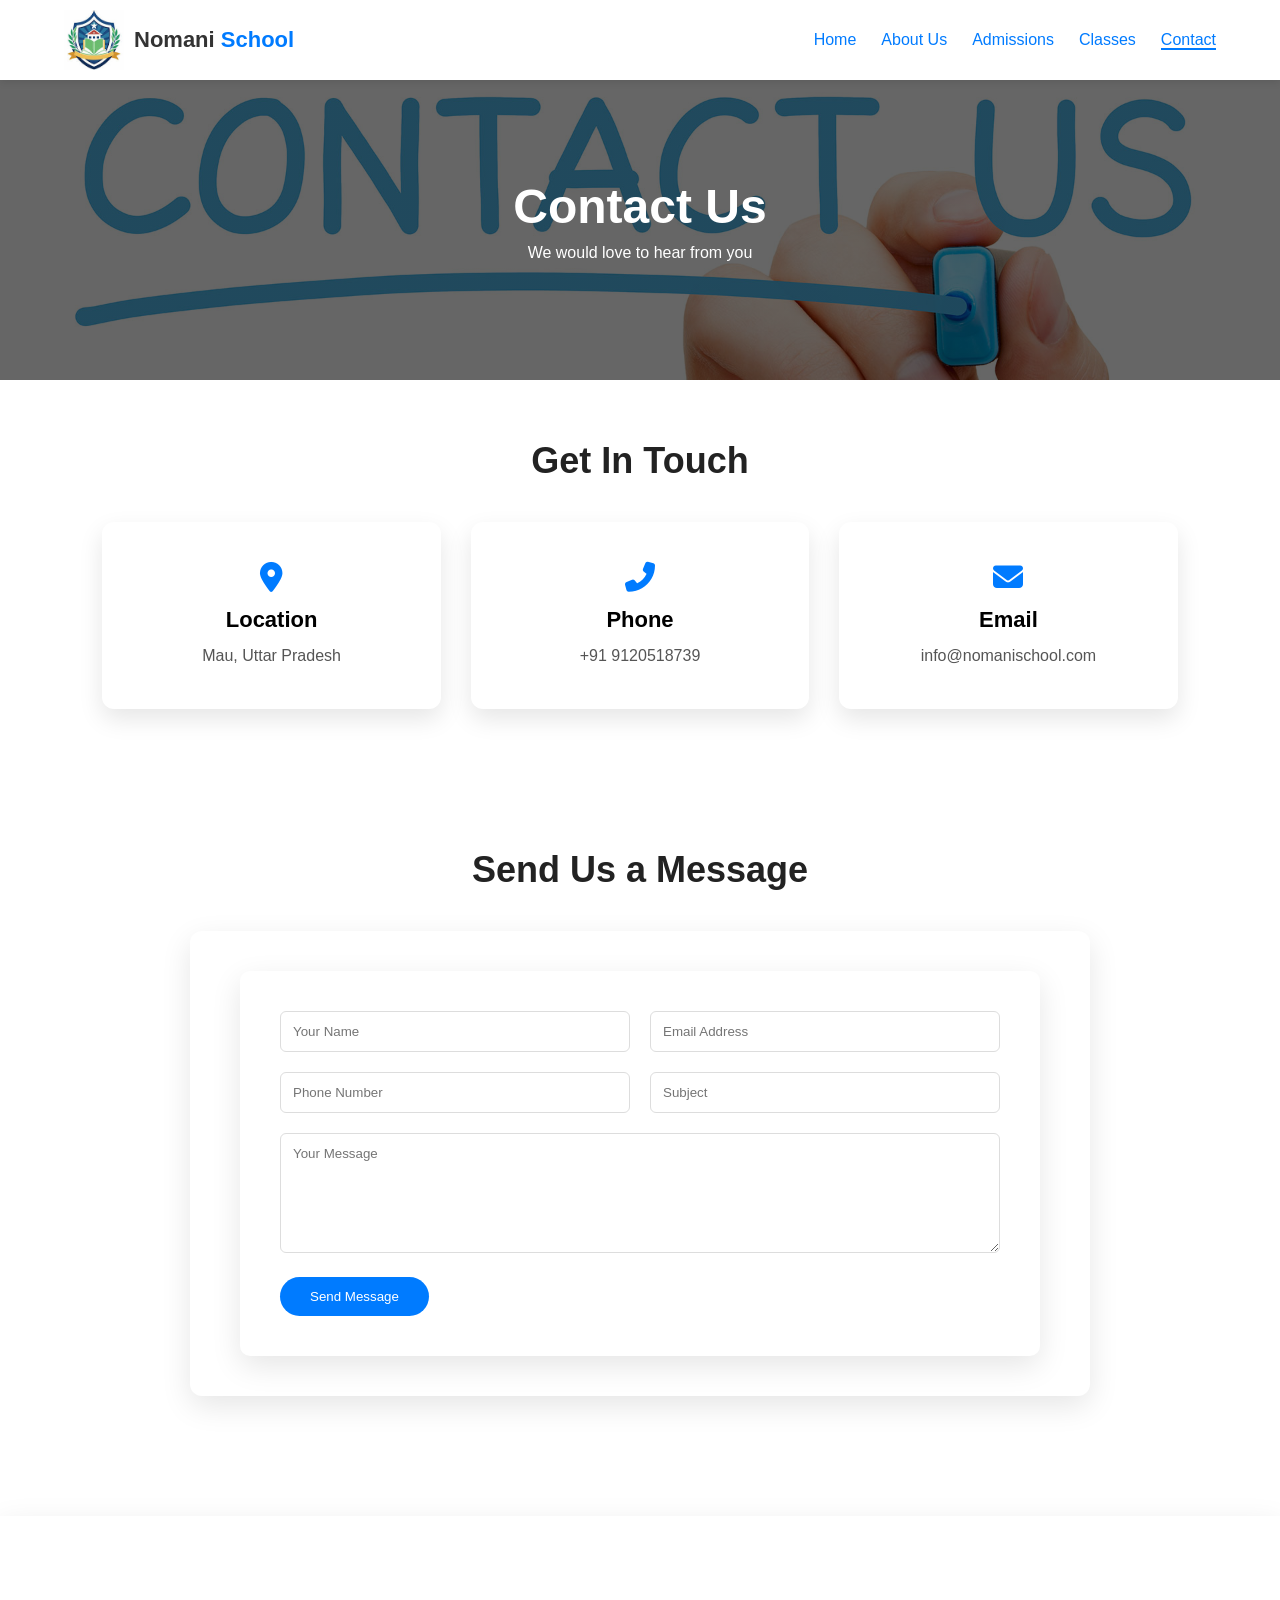
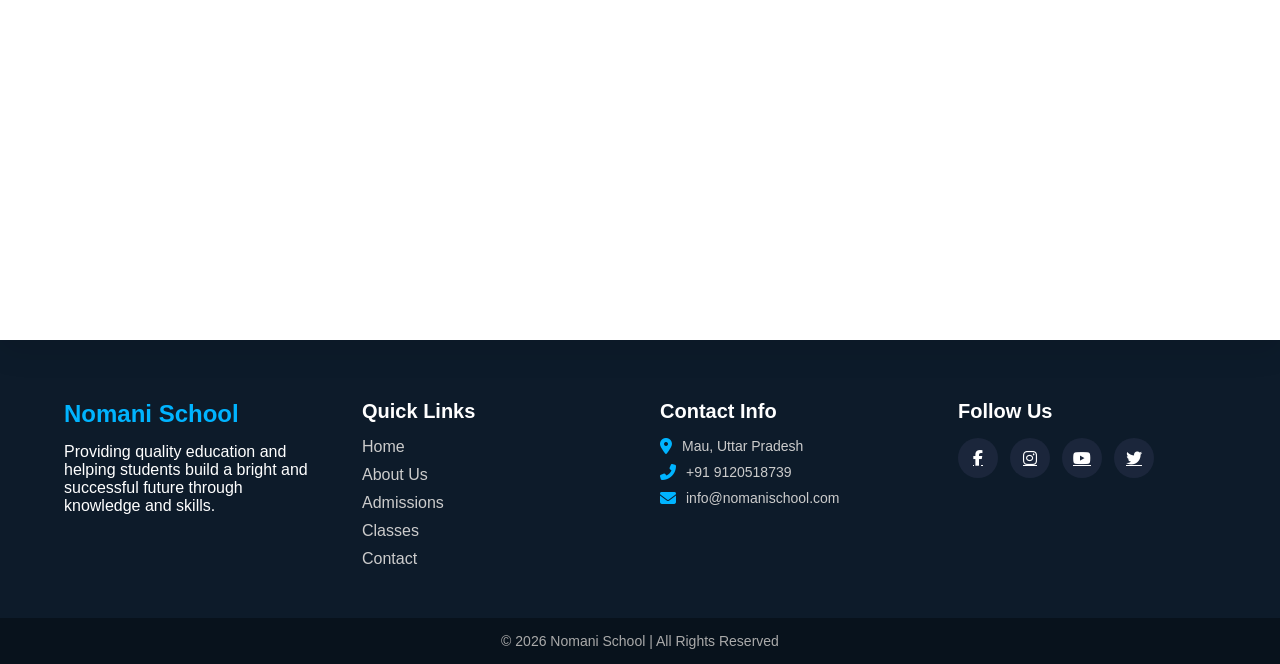
<file: contact.html>
<!DOCTYPE html>
<html lang="en">

<head>
    <meta charset="UTF-8">
    <meta name="viewport" content="width=device-width, initial-scale=1.0">
    <link rel="shortcut icon" href="image/logo.jpg" type="image/x-icon">
    <title>Nomani School</title>
    <link rel="stylesheet" href="style.css">
    <link rel="stylesheet" href="https://cdnjs.cloudflare.com/ajax/libs/font-awesome/6.5.0/css/all.min.css">
    <!-- AOS Animation CSS -->
    <link href="https://unpkg.com/aos@2.3.4/dist/aos.css" rel="stylesheet">
</head>

<body>

    <header>
        <nav>

            <div class="logo">
                <a href="index.html">
                    <img src="image/logo.jpg" alt="Nomani School Logo">
                    <h1>Nomani <span>School</span></h1>
                </a>
            </div>

            <ul class="nav-links">
                <li><a href="index.html">Home</a></li>
                <li><a href="about.html">About Us</a></li>
                <li><a href="admission.html">Admissions</a></li>
                <li><a href="classes.html">Classes</a></li>
                <li><a href="contact.html" class="active">Contact</a></li>
            </ul>

            <!-- Mobile Menu Icon -->
            <div class="menu-btn" onclick="toggleMenu()">☰</div>

        </nav>
    </header>


    <!-- contact section start -->

    <!-- HERO -->

    <section class="contact-hero">

        <div class="hero-content">
            <h1>Contact Us</h1>
            <p>We would love to hear from you</p>
        </div>

    </section>


    <!-- CONTACT INFO -->

    <section class="contact-info">

        <h2 class="section-title" data-aos="fade-up">Get In Touch</h2>

        <div class="info-container">

            <div class="info-card" data-aos="fade-up">
                <i class="fas fa-map-marker-alt"></i>
                <h3>Location</h3>
                <p>Mau, Uttar Pradesh</p>
            </div>

            <div class="info-card" data-aos="fade-up" data-aos-delay="200">
                <i class="fas fa-phone-alt"></i>
                <h3>Phone</h3>
                <p>+91 9120518739</p>
            </div>

            <div class="info-card" data-aos="fade-up" data-aos-delay="400">
                <i class="fas fa-envelope"></i>
                <h3>Email</h3>
                <p>info@nomanischool.com</p>
            </div>

        </div>

    </section>


    <!-- CONTACT FORM -->

    <section class="contact-form">

        <h2 class="section-title" data-aos="fade-up">Send Us a Message</h2>

        <div class="form-container">

            <form data-aos="fade-up" data-aos-delay="200">

                <div class="form-row">
                    <input type="text" placeholder="Your Name" required>
                    <input type="email" placeholder="Email Address" required>
                </div>

                <div class="form-row">
                    <input type="tel" placeholder="Phone Number">
                    <input type="text" placeholder="Subject">
                </div>

                <textarea placeholder="Your Message"></textarea>

                <button type="submit" class="submit-btn">Send Message</button>

            </form>

        </div>

    </section>


    <!-- GOOGLE MAP -->

    <section class="map" data-aos="fade-up" data-aos-delay="400">

        <iframe src="https://maps.google.com/maps?q=mau%20uttar%20pradesh&t=&z=13&ie=UTF8&iwloc=&output=embed"
            width="100%" height="400" style="border:0;" allowfullscreen="" loading="lazy">
        </iframe>

    </section>

    <!-- contact section end -->


    <!-- Footer start -->

    <footer class="footer">

        <div class="footer-container">

            <div class="footer-box">
                <h2 class="footer-logo">Nomani School</h2>
                <p>
                    Providing quality education and helping students build a
                    bright and successful future through knowledge and skills.
                </p>
            </div>

            <div class="footer-box">
                <h3>Quick Links</h3>
                <ul>
                    <li><a href="index.html">Home</a></li>
                    <li><a href="about.html">About Us</a></li>
                    <li><a href="admission.html">Admissions</a></li>
                    <li><a href="classes.html">Classes</a></li>
                    <li><a href="contact.html">Contact</a></li>
                </ul>
            </div>

            <div class="footer-box contact-box">
                <h3>Contact Info</h3>

                <p><i class="fas fa-map-marker-alt"></i> Mau, Uttar Pradesh</p>

                <p><i class="fas fa-phone-alt"></i> +91 9120518739</p>

                <p><i class="fas fa-envelope"></i> info@nomanischool.com</p>

            </div>

            <div class="footer-box">
                <h3>Follow Us</h3>

                <div class="social-icons">
                    <a href="#"><i class="fab fa-facebook-f"></i></a>
                    <a href="#"><i class="fab fa-instagram"></i></a>
                    <a href="#"><i class="fab fa-youtube"></i></a>
                    <a href="#"><i class="fab fa-twitter"></i></a>
                </div>

            </div>

        </div>

        <div class="footer-bottom">
            <p>© 2026 Nomani School | All Rights Reserved</p>
        </div>

    </footer>

    <!-- Footer end -->

    <!-- AOS Animation JS -->
    <script src="https://unpkg.com/aos@2.3.4/dist/aos.js"></script>

    <script>
        AOS.init({
            duration: 1000,
            once: true
        });
    </script>

    <script src="index.js"></script>
</body>

</html>
</file>
<file: style.css>
* {
    margin: 0;
    padding: 0;
    box-sizing: border-box;
    font-family: Arial, sans-serif;
}

body {
    background: #fff;
}

/* HEADER */

header {
    width: 100%;
    background: #fff;
    position: sticky;
    top: 0;
    z-index: 1000;
    box-shadow: 0 2px 8px rgba(0, 0, 0, 0.1);
}

nav {
    width: 90%;
    margin: auto;
    display: flex;
    align-items: center;
    justify-content: space-between;
    padding: 10px 0;
}

/* LOGO */

.logo {
    display: flex;
    align-items: center;
    gap: 10px;
}

.logo a {
    display: flex;
    align-items: center;
    gap: 10px;
    text-decoration: none;
}

.logo a img {
    width: 60px;
    height: 60px;
}

.logo a h1 {
    font-size: 22px;
    color: #333;
}

.logo a span {
    color: #007bff;
}

/* NAV LINKS */

.nav-links {
    display: flex;
    list-style: none;
    gap: 25px;
}

.nav-links li a {
    text-decoration: none;
    color: #007bff;
    font-size: 16px;
    font-weight: 500;
    position: relative;
    transition: 0.3s;
}

/* Hover animation */

.nav-links li a::after {
    content: "";
    width: 0;
    height: 2px;
    background: #007bff;
    position: absolute;
    left: 0;
    bottom: -5px;
    transition: 0.3s;
}

.nav-links li a:hover::after {
    width: 100%;
}

.nav-links li .active {
    border-bottom: 2px solid #007bff;
}

/* MENU BUTTON */

.menu-btn {
    display: none;
    font-size: 28px;
    cursor: pointer;
}

/* Hero section start */

.hero {
    position: relative;
    width: 100%;
    height: 90vh;
    overflow: hidden;
}

/* SLIDES */

.slide {
    position: absolute;
    width: 100%;
    height: 100%;
    opacity: 0;
    transition: opacity 1s ease;
}

.slide.active {
    opacity: 1;
}

.slide img {
    width: 100%;
    height: 100%;
    object-fit: cover;
}

/* OVERLAY */

.slide::after {
    content: "";
    position: absolute;
    top: 0;
    left: 0;
    width: 100%;
    height: 100%;
    background: rgba(0, 0, 0, 0.5);
}

/* TEXT CONTENT */

.slide-content {
    position: absolute;
    top: 50%;
    left: 8%;
    transform: translateY(-50%);
    color: white;
    z-index: 2;
    max-width: 550px;
    /* controls text width */
}

.slide-content .hash {
    font-size: 16px;
    margin-bottom: 10px;
    color: #e2a216;
    font-weight: bold;
}

.slide-content .title {
    font-size: 50px;
    font-weight: 700;
    margin-bottom: 15px;
    line-height: 1.2;
}

.slide-content p {
    font-size: 18px;
    margin-bottom: 20px;
}

.btn {
    display: inline-block;
    padding: 12px 28px;
    background: #007bff;
    color: white;
    text-decoration: none;
    border-radius: 30px;
    margin-right: 10px;
    transition: 0.3s;
}

.slide-content .btn-secondary {
    background: transparent;
    border: 2px solid white;
}

.btn:hover {
    background: #0056d2;
}

.btn-secondary:hover {
    background: white;
    color: black;
}

/* ARROWS */

.prev,
.next {
    position: absolute;
    top: 50%;
    transform: translateY(-50%);
    background: rgba(0, 0, 0, 0.5);
    color: white;
    border: none;
    font-size: 30px;
    padding: 10px 18px;
    cursor: pointer;
    z-index: 3;
}

.prev {
    left: 20px;
}

.next {
    right: 20px;
}

.prev:hover,
.next:hover {
    background: #007bff;
}

/* hero section end */

/* Feature section start */

.features {
    padding: 80px 5%;
    background: #f5f7fb;
}

.card-container {
    display: grid;
    grid-template-columns: repeat(auto-fit, minmax(250px, 1fr));
    gap: 25px;
}

/* CARD */

.feature-card {
    padding: 40px 25px;
    text-align: center;
    border-radius: 10px;
    color: white;
    transition: 0.4s;
    cursor: pointer;
}

/* ICON */

.feature-card i {
    font-size: 40px;
    margin-bottom: 15px;
}

/* TITLE */

.feature-card h3 {
    font-size: 22px;
    margin-bottom: 10px;
}

/* PARAGRAPH */

.feature-card p {
    font-size: 15px;
    line-height: 1.5;
}

/* DIFFERENT COLORS */

.card1 {
    background: #007bff;
}

.card2 {
    background: #ff6b6b;
}

.card3 {
    background: #20c997;
}

.card4 {
    background: #6610f2;
}

/* HOVER EFFECT */

.feature-card:hover {
    background: #222;
    transform: translateY(-10px);
    box-shadow: 0 10px 25px rgba(0, 0, 0, 0.2);
}

/* Feature section end */

/* Campus Facilities section start */

.campus {
    padding: 80px 8%;
    background: #f5f7fb;
}

.section-title {
    text-align: center;
    font-size: 42px;
    font-weight: 700;
    margin-bottom: 10px;
    color: #222;
}

.section-subtitle {
    text-align: center;
    color: #666;
    margin-bottom: 60px;
    font-size: 18px;
}

.facility {
    display: flex;
    align-items: center;
    gap: 50px;
    margin-bottom: 80px;
}

.reverse {
    flex-direction: row-reverse;
}

/* IMAGE */

.facility-img {
    flex: 1;
}

.facility-img img {
    width: 100%;
    height: 350px;
    object-fit: cover;
    border-top-left-radius: 80px;
    border-bottom-right-radius: 80px;
    box-shadow: 0 10px 30px rgba(0, 0, 0, 0.1);
}

/* CONTENT */

.facility-content {
    flex: 1;
}

.facility-content h2 {
    font-size: 32px;
    margin-bottom: 15px;
    color: #333;
}

.facility-content p {
    font-size: 17px;
    line-height: 1.6;
    color: #555;
}

/* Campus Facilities section end */

/* Testimonial section start */

.testimonial {
    padding: 80px 5%;
    background: #f5f7fb;
    text-align: center;
}

.small-heading {
    color: #007bff;
    font-size: 14px;
    letter-spacing: 2px;
    font-weight: 600;
    margin-bottom: 10px;
}

.testimonial-title {
    font-size: 36px;
    margin-bottom: 50px;
}

.testimonial-container {
    max-width: 1200px;
    margin: auto;
    overflow: hidden;
}

.testimonial-slider {
    display: flex;
    gap: 30px;
    transition: 0.6s ease;
}

.testimonial-card {
    min-width: calc(33.33% - 20px);
    background: #fff;
    padding: 30px;
    border-radius: 12px;
    box-shadow: 0 10px 25px rgba(0, 0, 0, 0.1);
    transition: 0.4s;
}

.testimonial-card:hover {
    transform: translateY(-10px);
    box-shadow: 0 15px 35px rgba(0, 0, 0, 0.2);
}

.testimonial-card img {
    width: 70px;
    height: 70px;
    border-radius: 50%;
    margin-bottom: 15px;
}

.role {
    color: #777;
    font-size: 14px;
    margin-bottom: 10px;
}

.testimonial-card p {
    font-size: 15px;
    line-height: 1.6;
}

/* About page start */

/* HERO */

.about-hero {
    height: 350px;
    background: linear-gradient(rgba(0, 0, 0, 0.6), rgba(0, 0, 0, 0.6)), url(image/slider_image2.png);
    background-size: cover;
    display: flex;
    align-items: center;
    justify-content: center;
    color: white;
    text-align: center;
}

.hero-content h1 {
    font-size: 50px;
    margin-bottom: 10px;
}

/* ABOUT */

.about-school {
    padding: 80px 8%;
}

.about-container {
    display: flex;
    align-items: center;
    gap: 50px;
}

.about-image img {
    width: 100%;
    border-radius: 12px;
    box-shadow: 0 10px 30px rgba(0, 0, 0, 0.2);
    transition: .4s;
}

.about-image img:hover {
    transform: scale(1.05);
}

.about-text h2 {
    font-size: 36px;
    margin-bottom: 15px;
}

.about-text p {
    font-size: 17px;
    line-height: 1.6;
    color: #555;
}

.about-text .btn {
    padding: 12px 25px;
    background: #007bff;
    color: white;
    text-decoration: none;
    border-radius: 25px;
    margin-top: 10px;
}

/* COUNTERS */

.counter {
    background: #f5f7fb;
    padding: 60px;
    display: grid;
    grid-template-columns: repeat(auto-fit, minmax(200px, 1fr));
    text-align: center;
    gap: 20px;
}

.counter-box {
    background: white;
    padding: 30px;
    border-radius: 10px;
    box-shadow: 0 10px 20px rgba(0, 0, 0, 0.1);
    transition: .4s;
}

.counter-box:hover {
    transform: translateY(-10px);
}

.counter-box h2 {
    font-size: 40px;
    color: #007bff;
    margin-bottom: 10px;
}

/* MISSION */

.mission-vision {
    padding: 80px 8%;
    text-align: center;
}

.mission-container {
    display: flex;
    gap: 40px;
    justify-content: center;
    flex-wrap: wrap;
}

.mission-card {
    width: 300px;
    background: white;
    padding: 40px;
    border-radius: 12px;
    box-shadow: 0 10px 20px rgba(0, 0, 0, 0.1);
    transition: .4s;
}

.mission-card:hover {
    transform: translateY(-10px);
}

.mission-card h3 {
    font-size: 24px;
    color: #007bff;
    margin-bottom: 15px;
}

.mission-card p {
    font-size: 16px;
    line-height: 1.6;
    color: #555;
}

/* PRINCIPAL */

.principal {
    padding: 80px 8%;
}

.principal-container {
    display: flex;
    gap: 50px;
    align-items: center;
}

.principal-container .principal-text h2 {
    font-size: 36px;
    margin-bottom: 15px;
}

.principal-container .principal-text p {
    font-size: 17px;
    line-height: 1.6;
    color: #555;
    margin-bottom: 10px;
}

.principal-img img {
    width: 300px;
    height: 350px;
    border-radius: 12px;
}

/* TEACHERS */

.teachers {
    padding: 80px 8%;
    text-align: center;
}

.teacher-container {
    display: flex;
    gap: 30px;
    justify-content: center;
    flex-wrap: wrap;
}

.teacher-card {
    width: 250px;
    background: white;
    padding: 20px;
    border-radius: 12px;
    box-shadow: 0 10px 20px rgba(0, 0, 0, 0.1);
    transition: .4s;
}

.teacher-card:hover {
    transform: translateY(-10px);
}

.teacher-card img {
    width: 100%;
    height: 250px;
    border-radius: 10px;
    margin-bottom: 10px;
}

.teacher-card h3 {
    color: #007bff;
    margin-bottom: 5px;
}

.teacher-card p {
    color: #777;
    font-size: 14px;
}

/* WHY */

.why {
    padding: 80px 8%;
    background: #f5f7fb;
    text-align: center;
}

.why-container {
    display: flex;
    gap: 30px;
    justify-content: center;
    flex-wrap: wrap;
}

.why-box {
    width: 260px;
    background: white;
    padding: 30px;
    border-radius: 10px;
    box-shadow: 0 10px 20px rgba(0, 0, 0, 0.1);
}

.why-box h3 {
    font-size: 24px;
    color: #007bff;
    margin-bottom: 15px;
}

.why-box p {
    font-size: 16px;
    line-height: 1.6;
    color: #555;
}

/* CTA */

.cta {
    background: #007bff;
    color: white;
    text-align: center;
    padding: 60px;
}

.cta h2 {
    font-size: 36px;
    margin-bottom: 15px;
}

.cta p {
    font-size: 18px;
    margin-bottom: 20px;
}

.cta-btn {
    background: white;
    color: #007bff;
    padding: 12px 30px;
    text-decoration: none;
    border-radius: 25px;
    margin-top: 10px;
    display: inline-block;
}


/* About page end */


/* Admission page start */


/* HERO */

.admission-hero {
    height: 350px;
    background: linear-gradient(rgba(0, 0, 0, 0.6), rgba(0, 0, 0, 0.6)), url(image/admission.jpg);
    background-size: cover;
    background-position: center;
    display: flex;
    align-items: center;
    justify-content: center;
    text-align: center;
    color: white;
}

.hero-content h1 {
    font-size: 50px;
    margin-bottom: 10px;
    animation: fadeDown 1s;
}

.hero-content p {
    margin-bottom: 20px;
    animation: fadeUp 1s;
}

.hero-btn {
    background: #007bff;
    color: white;
    padding: 12px 30px;
    text-decoration: none;
    border-radius: 25px;
    transition: .3s;
}

.hero-btn:hover {
    background: #0056d2;
}

/* SECTION TITLE */

.section-title {
    text-align: center;
    font-size: 36px;
    margin-bottom: 40px;
}

/* INFO */

.admission-info {
    padding: 80px 8%;
}

.info-container {
    display: grid;
    grid-template-columns: repeat(auto-fit, minmax(250px, 1fr));
    gap: 30px;
}

.info-box {
    background: #fff;
    padding: 30px;
    border-radius: 10px;
    box-shadow: 0 10px 20px rgba(0, 0, 0, 0.1);
    transition: .4s;
}

.info-box:hover {
    transform: translateY(-10px);
}

.info-box h3 {
    font-size: 24px;
    color: #007bff;
    margin-bottom: 15px;
}

.info-box p {
    font-size: 16px;
    line-height: 1.6;
    color: #555;
}

/* STEPS */

.steps {
    padding: 80px 8%;
    background: #f5f7fb;
    text-align: center;
}

.steps-container {
    display: flex;
    justify-content: center;
    gap: 40px;
    flex-wrap: wrap;
}

.step {
    width: 200px;
    background: white;
    padding: 30px;
    border-radius: 10px;
    box-shadow: 0 10px 20px rgba(0, 0, 0, 0.1);
    transition: .4s;
}

.step:hover {
    transform: scale(1.1);
}

.step h3 {
    font-size: 40px;
    color: #007bff;
    margin-bottom: 10px;
}

.step p {
    font-size: 16px;
    line-height: 1.6;
    color: #555;
}

/* FORM */

.admission-form {
    padding: 80px 8%;
}

form {
    max-width: 800px;
    margin: auto;
    background: white;
    padding: 40px;
    border-radius: 10px;
    box-shadow: 0 10px 30px rgba(0, 0, 0, 0.1);
}

.form-row {
    display: flex;
    gap: 20px;
    margin-bottom: 20px;
}

input,
textarea {
    width: 100%;
    padding: 12px;
    border: 1px solid #ddd;
    border-radius: 6px;
    transition: all 0.3s ease-in-out;
}

textarea {
    height: 120px;
    margin-bottom: 20px;
}

input:focus,
textarea:focus {
    border-color: #007bff;
    outline: none;
}

input:hover,
textarea:hover {
    border-color: #007bff;
}

.submit-btn {
    background: #007bff;
    color: white;
    padding: 12px 30px;
    border: none;
    border-radius: 25px;
    cursor: pointer;
    transition: .3s;
}

.submit-btn:hover {
    background: #0056d2;
}

/* ANIMATION */

@keyframes fadeDown {
    from {
        opacity: 0;
        transform: translateY(-30px);
    }

    to {
        opacity: 1;
        transform: translateY(0);
    }
}

@keyframes fadeUp {
    from {
        opacity: 0;
        transform: translateY(30px);
    }

    to {
        opacity: 1;
        transform: translateY(0);
    }
}


/* Admission page send */


/* Classes Page start */

/* HERO */

.classes-hero {
    height: 320px;
    background: linear-gradient(rgba(0, 0, 0, 0.6), rgba(0, 0, 0, 0.6)), url(image/classes.jpg);
    background-size: cover;
    background-position: center;
    display: flex;
    align-items: center;
    justify-content: center;
    text-align: center;
    color: white;
}

.hero-content h1 {
    font-size: 48px;
    margin-bottom: 10px;
    animation: fadeDown 1s;
}

.hero-content p {
    animation: fadeUp 1s;
}

/* SECTION */

.section-title {
    text-align: center;
    font-size: 36px;
    margin: 60px 0 40px;
}

/* CLASSES */

.classes-section {
    padding: 0 8%;
}

.classes-container {
    display: grid;
    grid-template-columns: repeat(auto-fit, minmax(250px, 1fr));
    gap: 30px;
}

.class-card {
    background: white;
    padding: 30px;
    border-radius: 12px;
    box-shadow: 0 10px 25px rgba(0, 0, 0, 0.1);
    text-align: center;
    transition: .4s;
}

.class-card:hover {
    transform: translateY(-10px);
    box-shadow: 0 20px 40px rgba(0, 0, 0, 0.2);
}

.class-card h3 {
    font-size: 24px;
    color: #007bff;
    margin-bottom: 15px;
}

.class-card p {
    font-size: 16px;
    line-height: 1.6;
    color: #555;
}

/* SUBJECTS */

.subjects {
    padding: 80px 8%;
    background: #f5f7fb;
}

.subjects-container {
    display: grid;
    grid-template-columns: repeat(auto-fit, minmax(180px, 1fr));
    gap: 20px;
}

.subject-box {
    background: white;
    padding: 20px;
    text-align: center;
    border-radius: 8px;
    box-shadow: 0 8px 20px rgba(0, 0, 0, 0.1);
    transition: .3s;
}

.subject-box:hover {
    background: #007bff;
    color: white;
    transform: scale(1.05);
}

/* FEATURES */

.features {
    padding: 80px 8%;
    text-align: center;
}

.features-container {
    display: flex;
    gap: 30px;
    justify-content: center;
    flex-wrap: wrap;
}

.feature-box {
    width: 260px;
    background: white;
    padding: 30px;
    border-radius: 10px;
    box-shadow: 0 10px 25px rgba(0, 0, 0, 0.1);
    transition: .4s;
}

.feature-box:hover {
    transform: translateY(-10px);
}

.feature-box h3 {
    font-size: 24px;
    color: #007bff;
    margin-bottom: 15px;
}

.feature-box p {
    font-size: 16px;
    line-height: 1.6;
    color: #555;
}

/* ANIMATIONS */

@keyframes fadeDown {
    from {
        opacity: 0;
        transform: translateY(-30px);
    }

    to {
        opacity: 1;
        transform: translateY(0);
    }
}

@keyframes fadeUp {
    from {
        opacity: 0;
        transform: translateY(30px);
    }

    to {
        opacity: 1;
        transform: translateY(0);
    }
}


/* Classes Page end */

/* Contact Page Start */

/* HERO */

.contact-hero {
    height: 300px;
    background: linear-gradient(rgba(0, 0, 0, 0.6), rgba(0, 0, 0, 0.6)), url(image/contact.jpg);
    background-size: cover;
    background-position: center;
    display: flex;
    align-items: center;
    justify-content: center;
    color: white;
    text-align: center;
}

.hero-content h1 {
    font-size: 48px;
    margin-bottom: 10px;
    animation: fadeDown 1s;
}

.hero-content p {
    animation: fadeUp 1s;
}

/* SECTION TITLE */

.section-title {
    text-align: center;
    font-size: 36px;
    margin: 60px 0 40px;
}

/* CONTACT INFO */

.contact-info {
    padding: 0 8%;
}

.info-container {
    display: grid;
    grid-template-columns: repeat(auto-fit, minmax(250px, 1fr));
    gap: 30px;
}

.info-card {
    background: white;
    padding: 40px;
    text-align: center;
    border-radius: 12px;
    box-shadow: 0 10px 25px rgba(0, 0, 0, 0.1);
    transition: .4s;
}

.info-card i {
    font-size: 30px;
    color: #007bff;
    margin-bottom: 15px;
}

.info-card:hover {
    transform: translateY(-10px);
    box-shadow: 0 20px 40px rgba(0, 0, 0, 0.2);
}

.info-card h3 {
    font-size: 22px;
    margin-bottom: 10px;
}

.info-card p {
    font-size: 16px;
    line-height: 1.6;
    color: #555;
}

/* CONTACT FORM */

.contact-form {
    padding: 80px 8%;
}

.form-container {
    max-width: 900px;
    margin: auto;
    background: white;
    padding: 40px;
    border-radius: 12px;
    box-shadow: 0 10px 30px rgba(0, 0, 0, 0.1);
}

.form-row {
    display: flex;
    gap: 20px;
    margin-bottom: 20px;
}

input,
textarea {
    width: 100%;
    padding: 12px;
    border: 1px solid #ddd;
    border-radius: 6px;
}

textarea {
    height: 120px;
    margin-bottom: 20px;
}

.submit-btn {
    background: #007bff;
    color: white;
    padding: 12px 30px;
    border: none;
    border-radius: 25px;
    cursor: pointer;
    transition: .3s;
}

.submit-btn:hover {
    background: #0056d2;
}

/* MAP */

.map {
    margin-top: 40px;
    padding: 10px;
    box-shadow: 0 10px 30px rgba(0, 0, 0, 0.1);

}

/* ANIMATION */

@keyframes fadeDown {
    from {
        opacity: 0;
        transform: translateY(-30px);
    }

    to {
        opacity: 1;
        transform: translateY(0);
    }
}

@keyframes fadeUp {
    from {
        opacity: 0;
        transform: translateY(30px);
    }

    to {
        opacity: 1;
        transform: translateY(0);
    }
}


/* Contact Page End */


/* Footer start*/


.footer {
    background: #0d1b2a;
    color: white;
    padding-top: 60px;
}

.footer-container {
    width: 90%;
    margin: auto;
    display: grid;
    grid-template-columns: repeat(auto-fit, minmax(220px, 1fr));
    gap: 40px;
    padding-bottom: 40px;
}

.footer-box h3 {
    margin-bottom: 15px;
    font-size: 20px;
}

.footer-logo {
    color: #00b4ff;
    margin-bottom: 15px;
}

.contact-box p {
    display: flex;
    align-items: center;
    gap: 10px;
    margin-bottom: 10px;
    color: #ccc;
    font-size: 14px;
}

.contact-box i {
    color: #00b4ff;
    font-size: 16px;
}


.footer-box ul {
    list-style: none;
}

.footer-box ul li {
    margin-bottom: 10px;
}

.footer-box ul li a {
    text-decoration: none;
    color: #ccc;
    transition: 0.3s;
}

.footer-box ul li a:hover {
    color: #00b4ff;
    padding-left: 6px;
}

/* SOCIAL ICONS */

.social-icons {
    display: flex;
    gap: 12px;
    margin-top: 10px;
}

.social-icons a {
    width: 40px;
    height: 40px;
    display: flex;
    align-items: center;
    justify-content: center;
    background: #1b263b;
    border-radius: 50%;
    color: white;
    transition: 0.4s;
}

.social-icons a:hover {
    background: #00b4ff;
    transform: translateY(-5px);
}

/* BOTTOM */

.footer-bottom {
    text-align: center;
    padding: 15px;
    background: #08121c;
    font-size: 14px;
    color: #aaa;
}

/* Footer end*/

/* Responsive */

@media(max-width:900px) {

    .testimonial-card {
        min-width: calc(50% - 20px);
    }

    .about-container,
    .principal-container {
        flex-direction: column;
        text-align: center;
    }

    .hero-content h1 {
        font-size: 36px;
    }

}

@media(max-width:600px) {

    .testimonial-card {
        min-width: 100%;
    }

}

/* Testimonial section end */

/* MOBILE */

@media (max-width:768px) {

    .nav-links {
        position: absolute;
        top: 80px;
        left: 0;
        width: 100%;
        background: #fff;
        flex-direction: column;
        align-items: center;
        gap: 20px;
        padding: 20px 0;
        display: none;
        box-shadow: 0 5px 10px rgba(0, 0, 0, 0.1);
    }

    .nav-links.active {
        display: flex;
    }

    .menu-btn {
        display: block;
    }

    .hero {
        height: 75vh;
    }

    .slide-content {
        left: 5%;
        max-width: 90%;
    }

    .title {
        font-size: 30px;
    }

    .slide-content p {
        font-size: 16px;
    }

    .hash {
        font-size: 14px;
    }

    .prev,
    .next {
        font-size: 22px;
        padding: 8px 14px;
    }

    .facility {
        flex-direction: column;
        text-align: center;
    }

    .reverse {
        flex-direction: column;
    }

    .facility-img img {
        height: 250px;
    }

    .testimonial-title {
        font-size: 28px;
    }



    .hero-content h1 {
        font-size: 36px;
    }

    .hero-content h1 {
        font-size: 34px;
    }

    .features-container {
        flex-direction: column;
        align-items: center;
    }

    .form-container {
        padding: 10px;
    }

    form {
        padding: 10px;
    }

    .form-row {
        flex-direction: column;
    }

    .hero-content h1 {
        font-size: 36px;
    }

}

@media (max-width:480px) {

    .hero {
        height: 70vh;
    }

    .title {
        font-size: 24px;
    }

    .slide-content p {
        font-size: 14px;
    }

    .btn {
        display: block;
        margin-bottom: 10px;
        width: 180px;
        text-align: center;
    }

}
</file>
